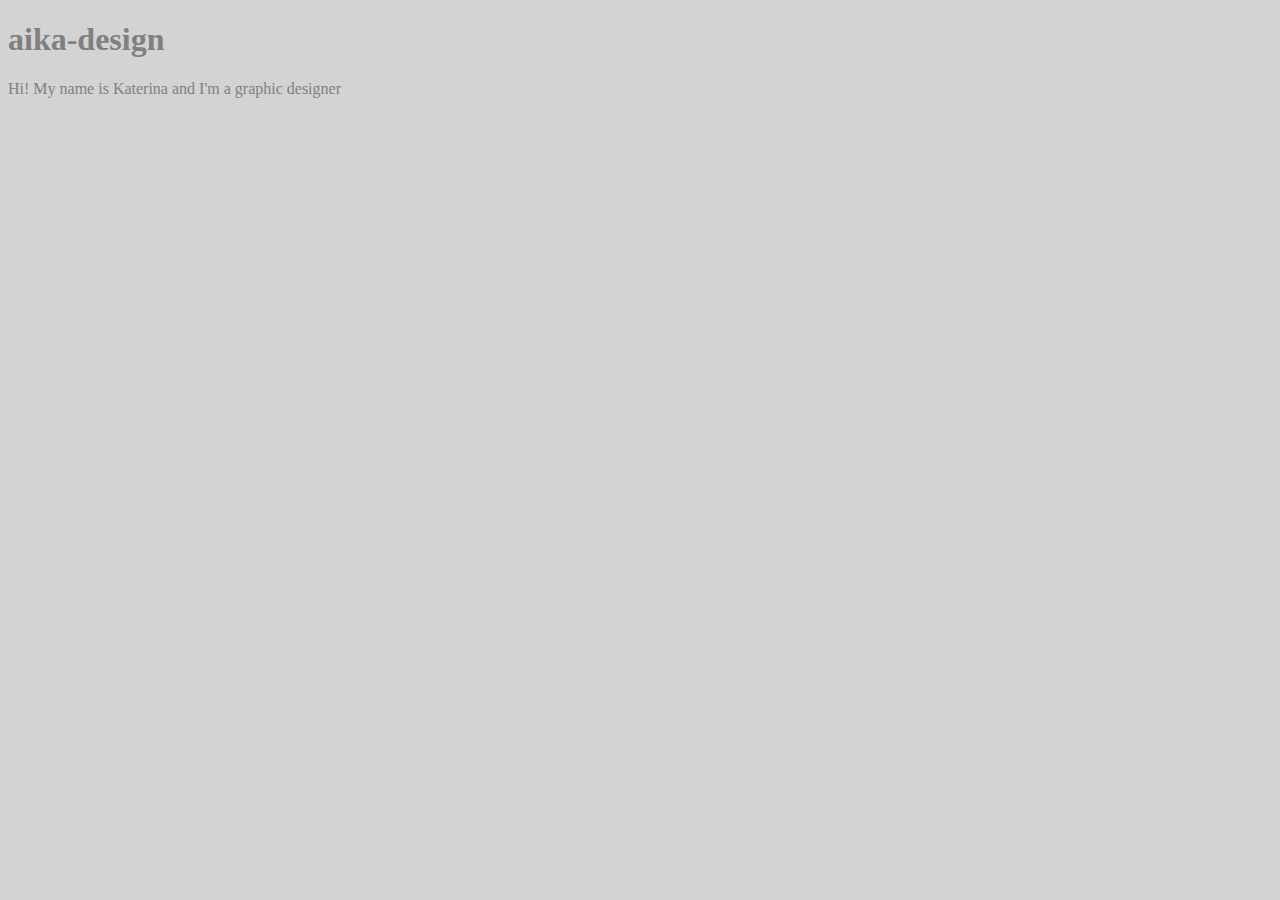
<file: unit_1/index.html>
<!DOCTYPE html>
<html>
<head><link rel="stylesheet" type="text/css" href="css/style.css"></head>
<title>aika-design</title>
<body><h1>aika-design</h1><p>Hi! My name is Katerina and I'm a graphic designer</p></body>
</html>
</file>
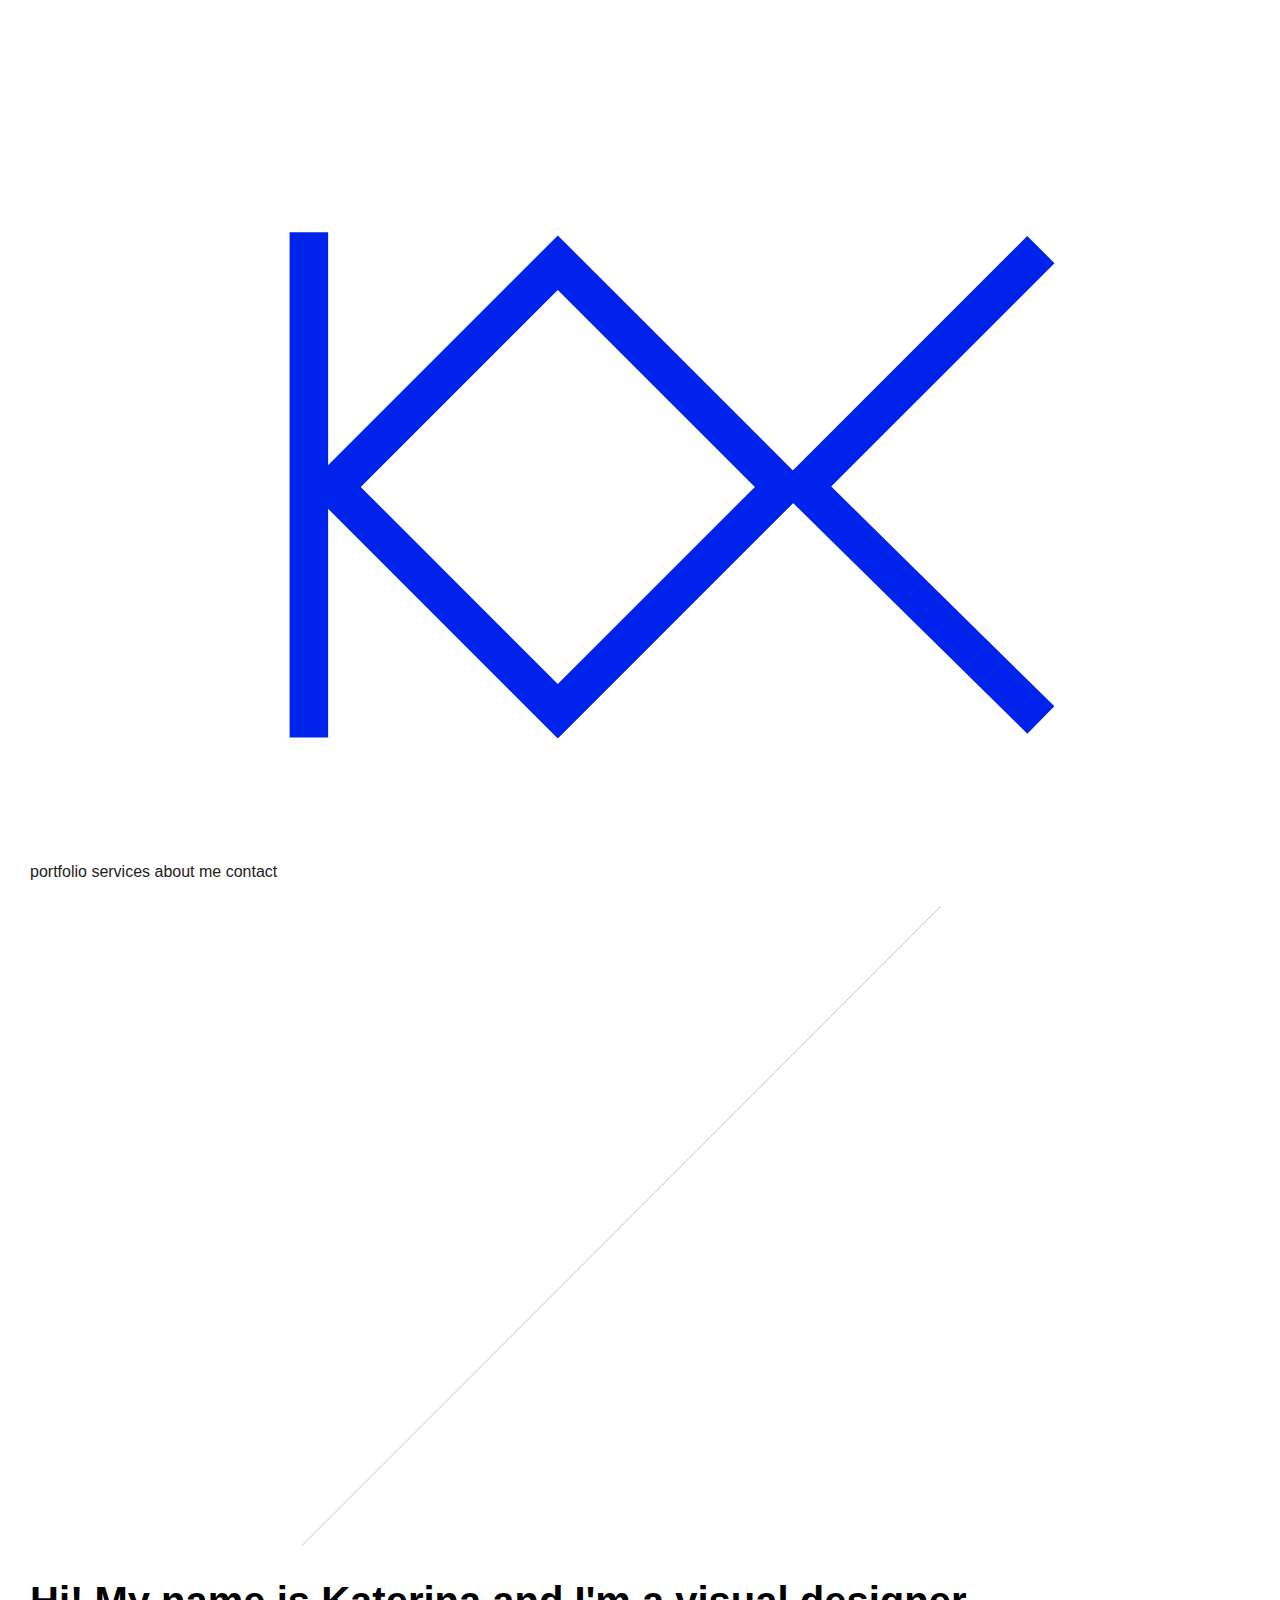
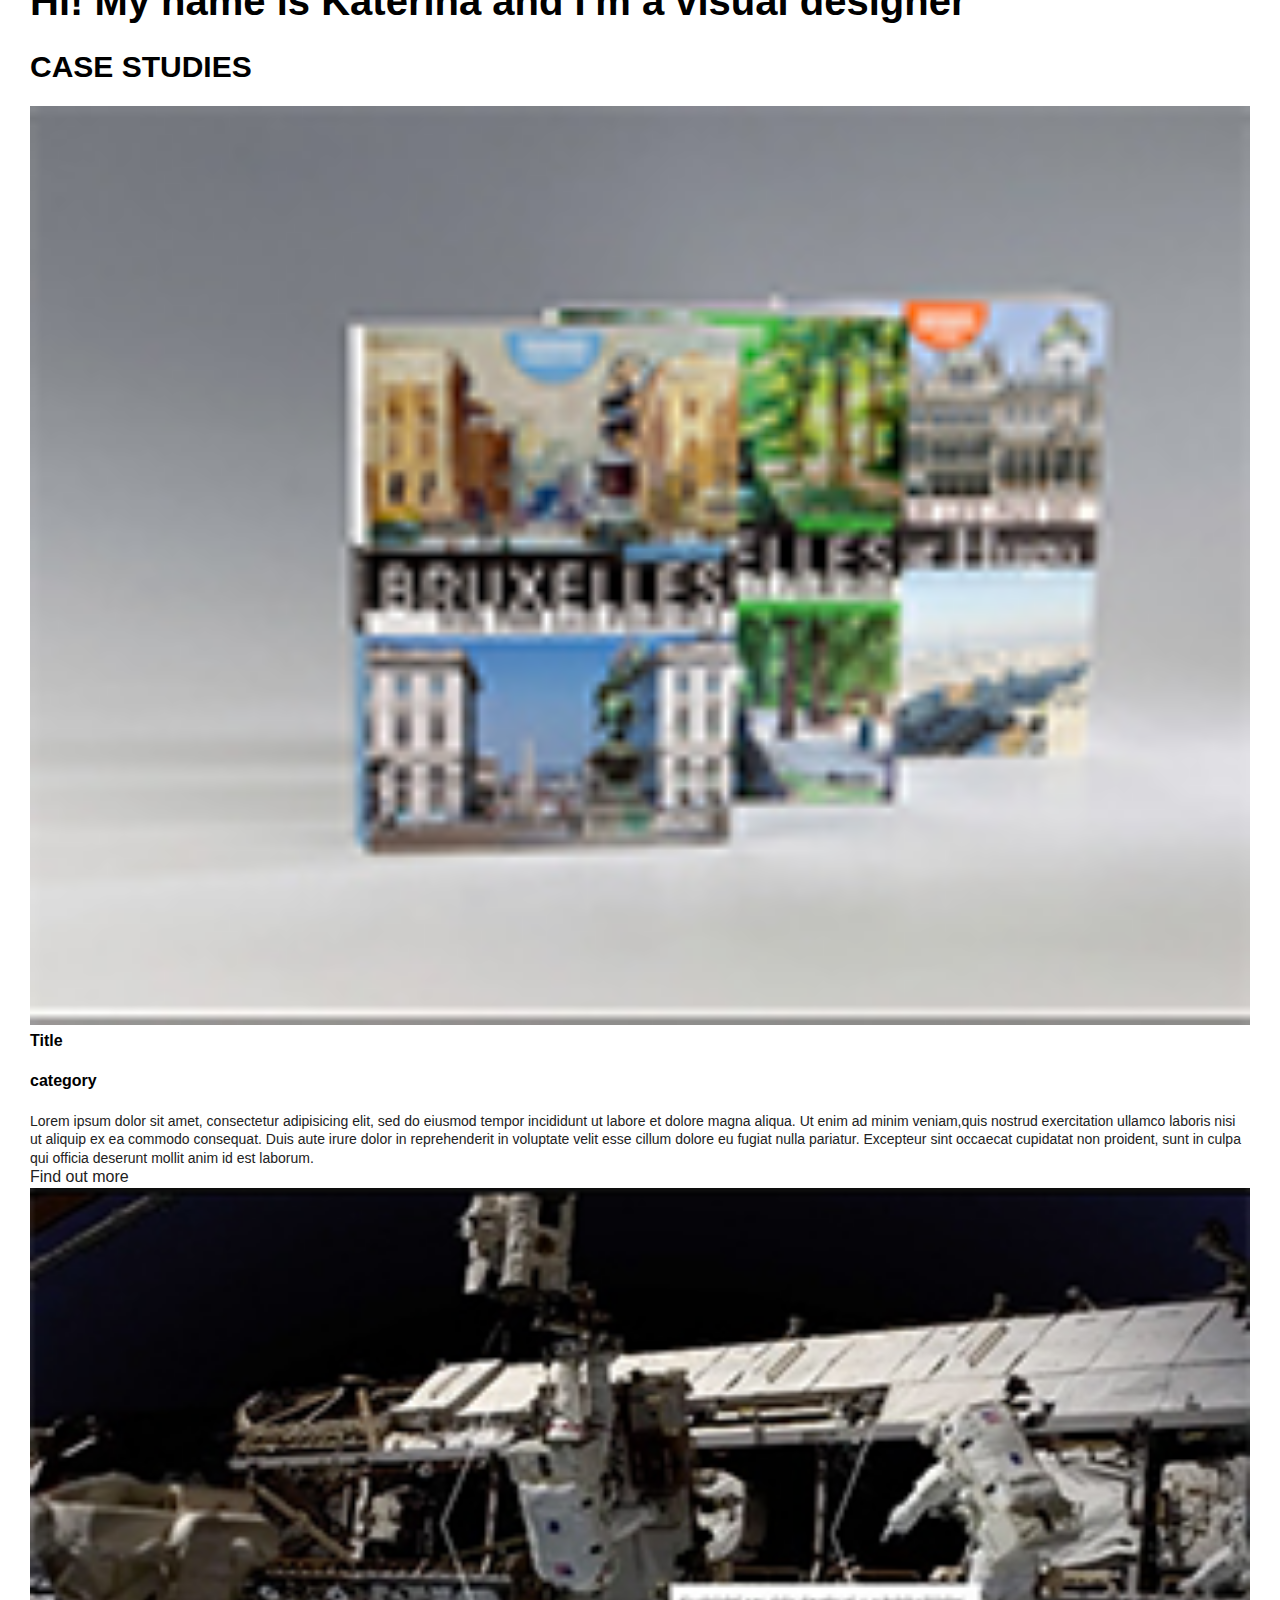
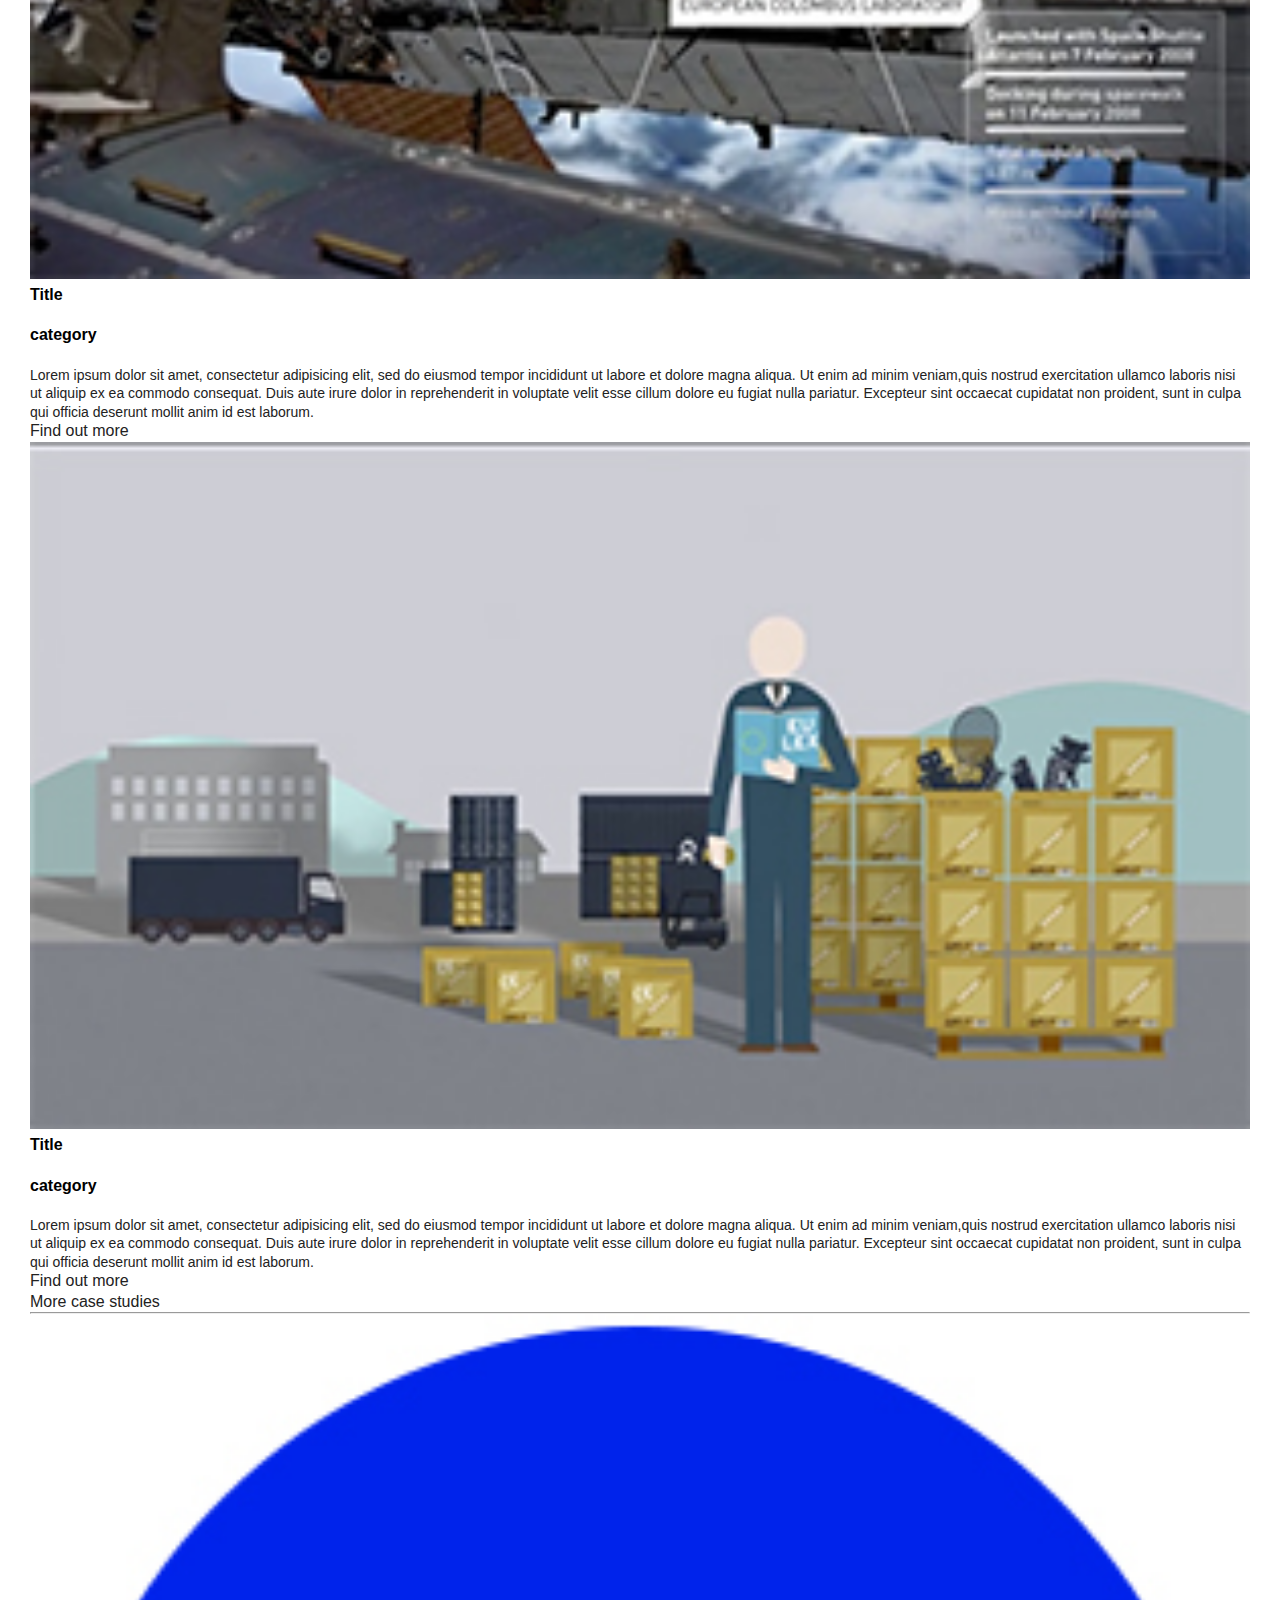
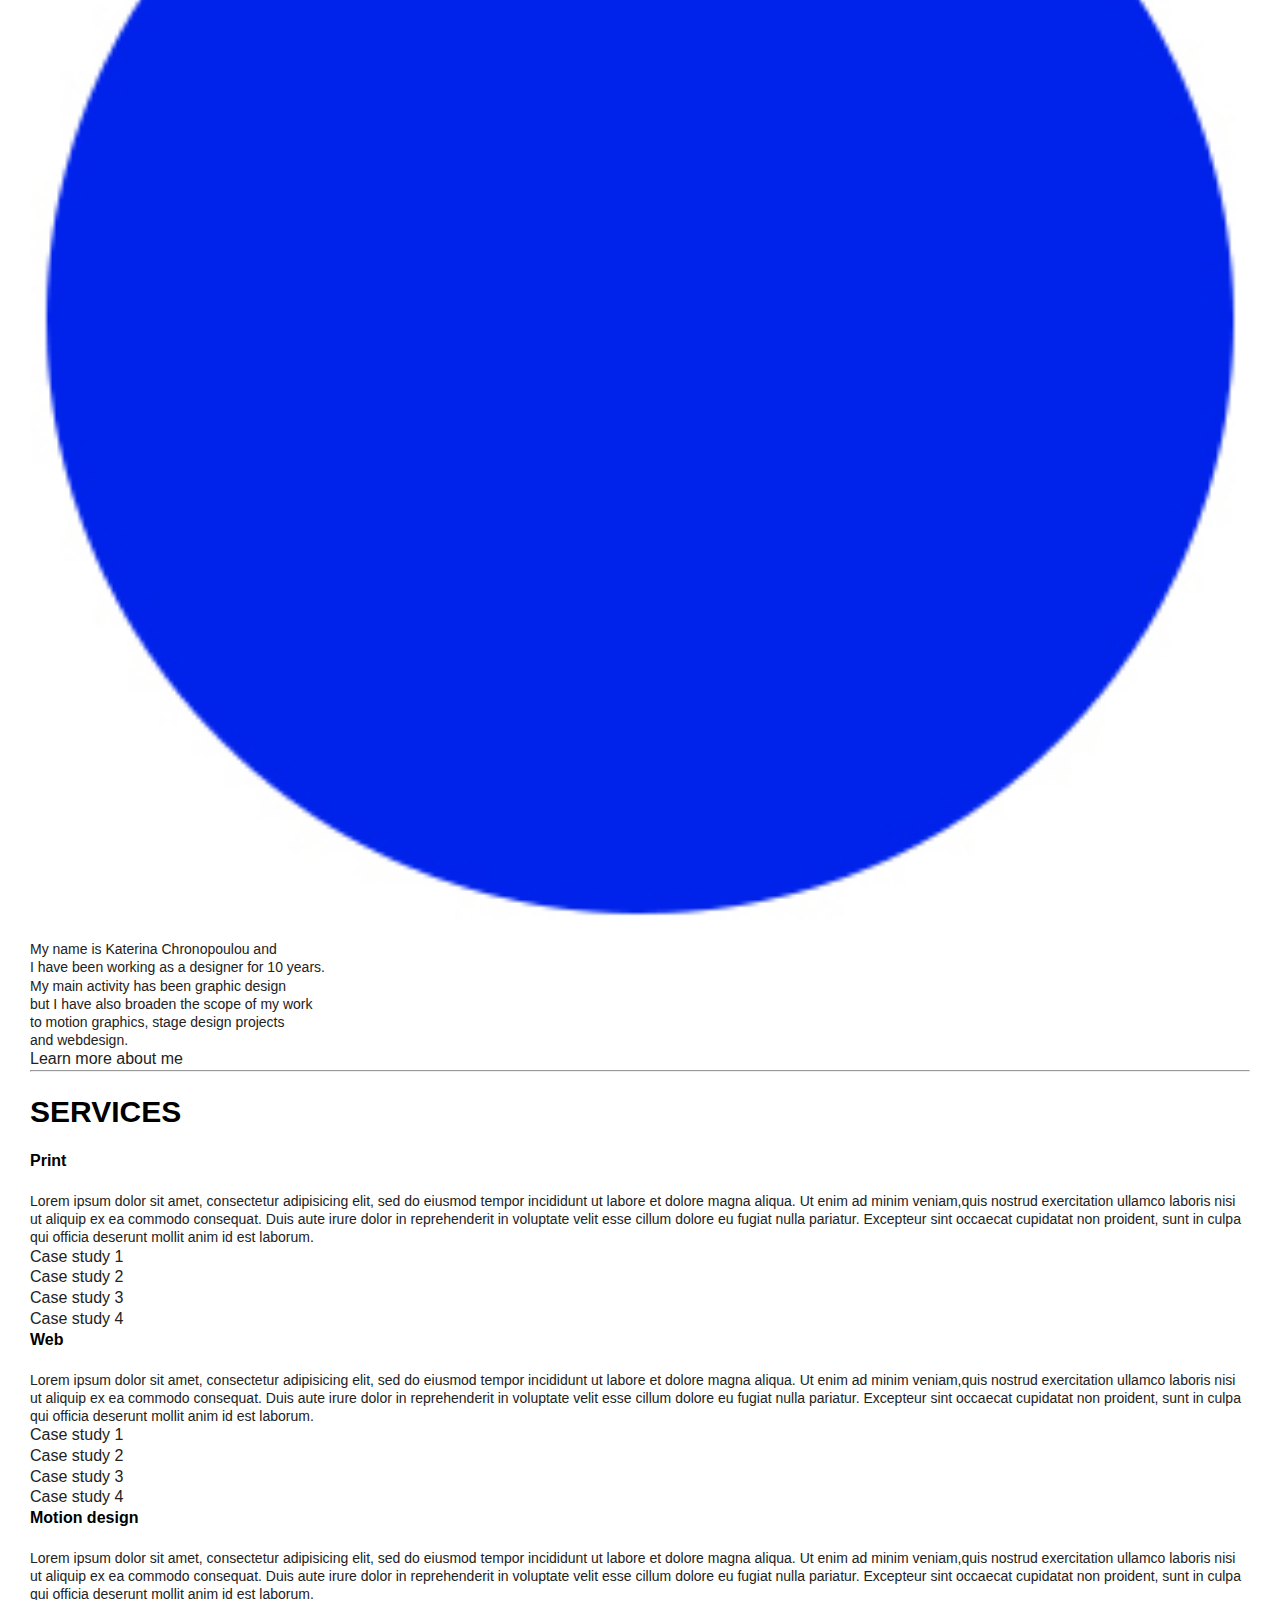
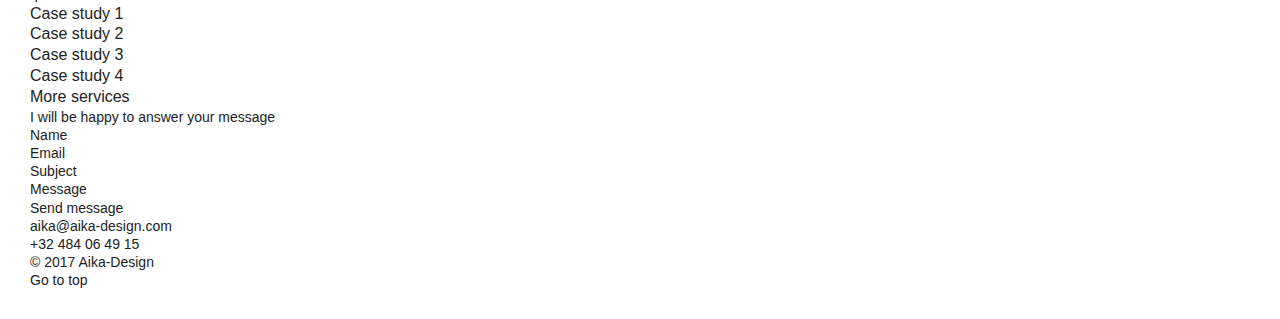
<file: unit_3/index.html>
<!DOCTYPE html>
<html>
<head>
	<title>aika-design</title>
	<link rel="stylesheet" type="text/css" href="css/style.css">
</head>
<body>
	<header>
		<a href="#"><img src="images/00_logo_aika.svg" alt="logo of aika-design" title="aika-design"></a>
		<nav>
			<a href="#">portfolio</a>
			<a href="#">services</a>
			<a href="#">about me</a>
			<a href="#">contact</a>
		</nav>
	</header>
<main>
	<img src="images/stroke.jpg" alt="background image grey stroke" title="light grey stroke"
	<div id="intro">
		<h1>Hi! My name is Katerina and I'm a visual designer</h1>
	</div>
	

	<section id="casestudies">
		<h2>Case studies</h2>
		<article>
			<a href="#"><img src="images/Bruxelles_vue_peintres.jpg" alt="picture of Brussels touristic guide" title="Bruxelles vue par les peintres"></a>
			<h3>Title</h3>
			<h4><a href="#">category</a></h4>
			<p>Lorem ipsum dolor sit amet, consectetur adipisicing elit, sed do eiusmod
			tempor incididunt ut labore et dolore magna aliqua. Ut enim ad minim veniam,quis nostrud exercitation ullamco laboris nisi ut aliquip ex ea commodo consequat. Duis aute irure dolor in reprehenderit in voluptate velit esse cillum dolore eu fugiat nulla pariatur. Excepteur sint occaecat cupidatat non proident, sunt in culpa qui officia deserunt mollit anim id est laborum.</p>
			<a href="#">Find out more</a>
		</article>
		<article>
			<a href="#"><img src="images/EASA.jpg" alt="EASA video picture " title="motion design EASA"></a>
			<h3>Title</h3>
			<h4><a href="#">category</a></h4>
			<p>Lorem ipsum dolor sit amet, consectetur adipisicing elit, sed do eiusmod
			tempor incididunt ut labore et dolore magna aliqua. Ut enim ad minim veniam,quis nostrud exercitation ullamco laboris nisi ut aliquip ex ea commodo consequat. Duis aute irure dolor in reprehenderit in voluptate velit esse cillum dolore eu fugiat nulla pariatur. Excepteur sint occaecat cupidatat non proident, sunt in culpa qui officia deserunt mollit anim id est laborum.</p>
			<a href="#">Find out more</a>
		</article>
		<article>
			<a href="#"><img src="images/TAIEX.jpg" alt="TAIEX video picture" title="motion design TAIEX"></a>
			<h3>Title</h3>
			<h4><a href="#">category</a></h4>
			<p>Lorem ipsum dolor sit amet, consectetur adipisicing elit, sed do eiusmod
			tempor incididunt ut labore et dolore magna aliqua. Ut enim ad minim veniam,quis nostrud exercitation ullamco laboris nisi ut aliquip ex ea commodo consequat. Duis aute irure dolor in reprehenderit in voluptate velit esse cillum dolore eu fugiat nulla pariatur. Excepteur sint occaecat cupidatat non proident, sunt in culpa qui officia deserunt mollit anim id est laborum.</p>
			<a href="#">Find out more</a>
		</article>
		<a href="#" class="cta">More case studies</a>
	</section>
	<hr>
	

	<section id="about">
		<img src="images/portrait.jpg" alt="portrait of Katerina" title="Katerina Chronopoulou visual designer">
		<p>My name is Katerina Chronopoulou and <br>
			I have been working as a designer for 10 years. <br>
			My main activity has been graphic design <br>
			but I have also broaden the scope of my work <br>
			to motion graphics, stage design projects <br>
			and webdesign.</p>
		<a href="#">Learn more about me</a>
		<hr>
	

	</section>
		<section id="services">
		<h2>Services</h2>
		<article>
			<h3>Print</h3>
			<p>Lorem ipsum dolor sit amet, consectetur adipisicing elit, sed do eiusmod
			tempor incididunt ut labore et dolore magna aliqua. Ut enim ad minim veniam,quis nostrud exercitation ullamco laboris nisi ut aliquip ex ea commodo consequat. Duis aute irure dolor in reprehenderit in voluptate velit esse cillum dolore eu fugiat nulla pariatur. Excepteur sint occaecat cupidatat non proident, sunt in culpa qui officia deserunt mollit anim id est laborum.</p>
			<a href="#">Case study 1</a><br>
			<a href="#">Case study 2</a><br>
			<a href="#">Case study 3</a><br>
			<a href="#">Case study 4</a>
		</article>
			<article>
			<h3>Web</h3>
			<p>Lorem ipsum dolor sit amet, consectetur adipisicing elit, sed do eiusmod
			tempor incididunt ut labore et dolore magna aliqua. Ut enim ad minim veniam,quis nostrud exercitation ullamco laboris nisi ut aliquip ex ea commodo consequat. Duis aute irure dolor in reprehenderit in voluptate velit esse cillum dolore eu fugiat nulla pariatur. Excepteur sint occaecat cupidatat non proident, sunt in culpa qui officia deserunt mollit anim id est laborum.</p>
			<a href="#">Case study 1</a><br>
			<a href="#">Case study 2</a><br>
			<a href="#">Case study 3</a><br>
			<a href="#">Case study 4</a>
		</article>
			<article>
			<h3>Motion design</h3>
			<p>Lorem ipsum dolor sit amet, consectetur adipisicing elit, sed do eiusmod
			tempor incididunt ut labore et dolore magna aliqua. Ut enim ad minim veniam,quis nostrud exercitation ullamco laboris nisi ut aliquip ex ea commodo consequat. Duis aute irure dolor in reprehenderit in voluptate velit esse cillum dolore eu fugiat nulla pariatur. Excepteur sint occaecat cupidatat non proident, sunt in culpa qui officia deserunt mollit anim id est laborum.</p>
			<a href="#">Case study 1</a><br>
			<a href="#">Case study 2</a><br>
			<a href="#">Case study 3</a><br>
			<a href="#">Case study 4</a>
		</article>

		<a href="#" class="cta">More services</a>
		

		<section id="contact">
		<p>I will be happy to answer your message <br>
			Name <br>
			Email <br>
			Subject <br>
			Message <br>
		<a href="#" class="cta">Send message</a>
		</section>
		

		<footer id="footer">
		<p><a href="mailto:aika@aika-design.com">aika@aika-design.com</a> <br>
		+32 484 06 49 15 <br>
		© 2017 Aika-Design </p>
		</footer>

		<p><a href="#">Go to top</a></p>
	</main>


</body>
</html>
</file>
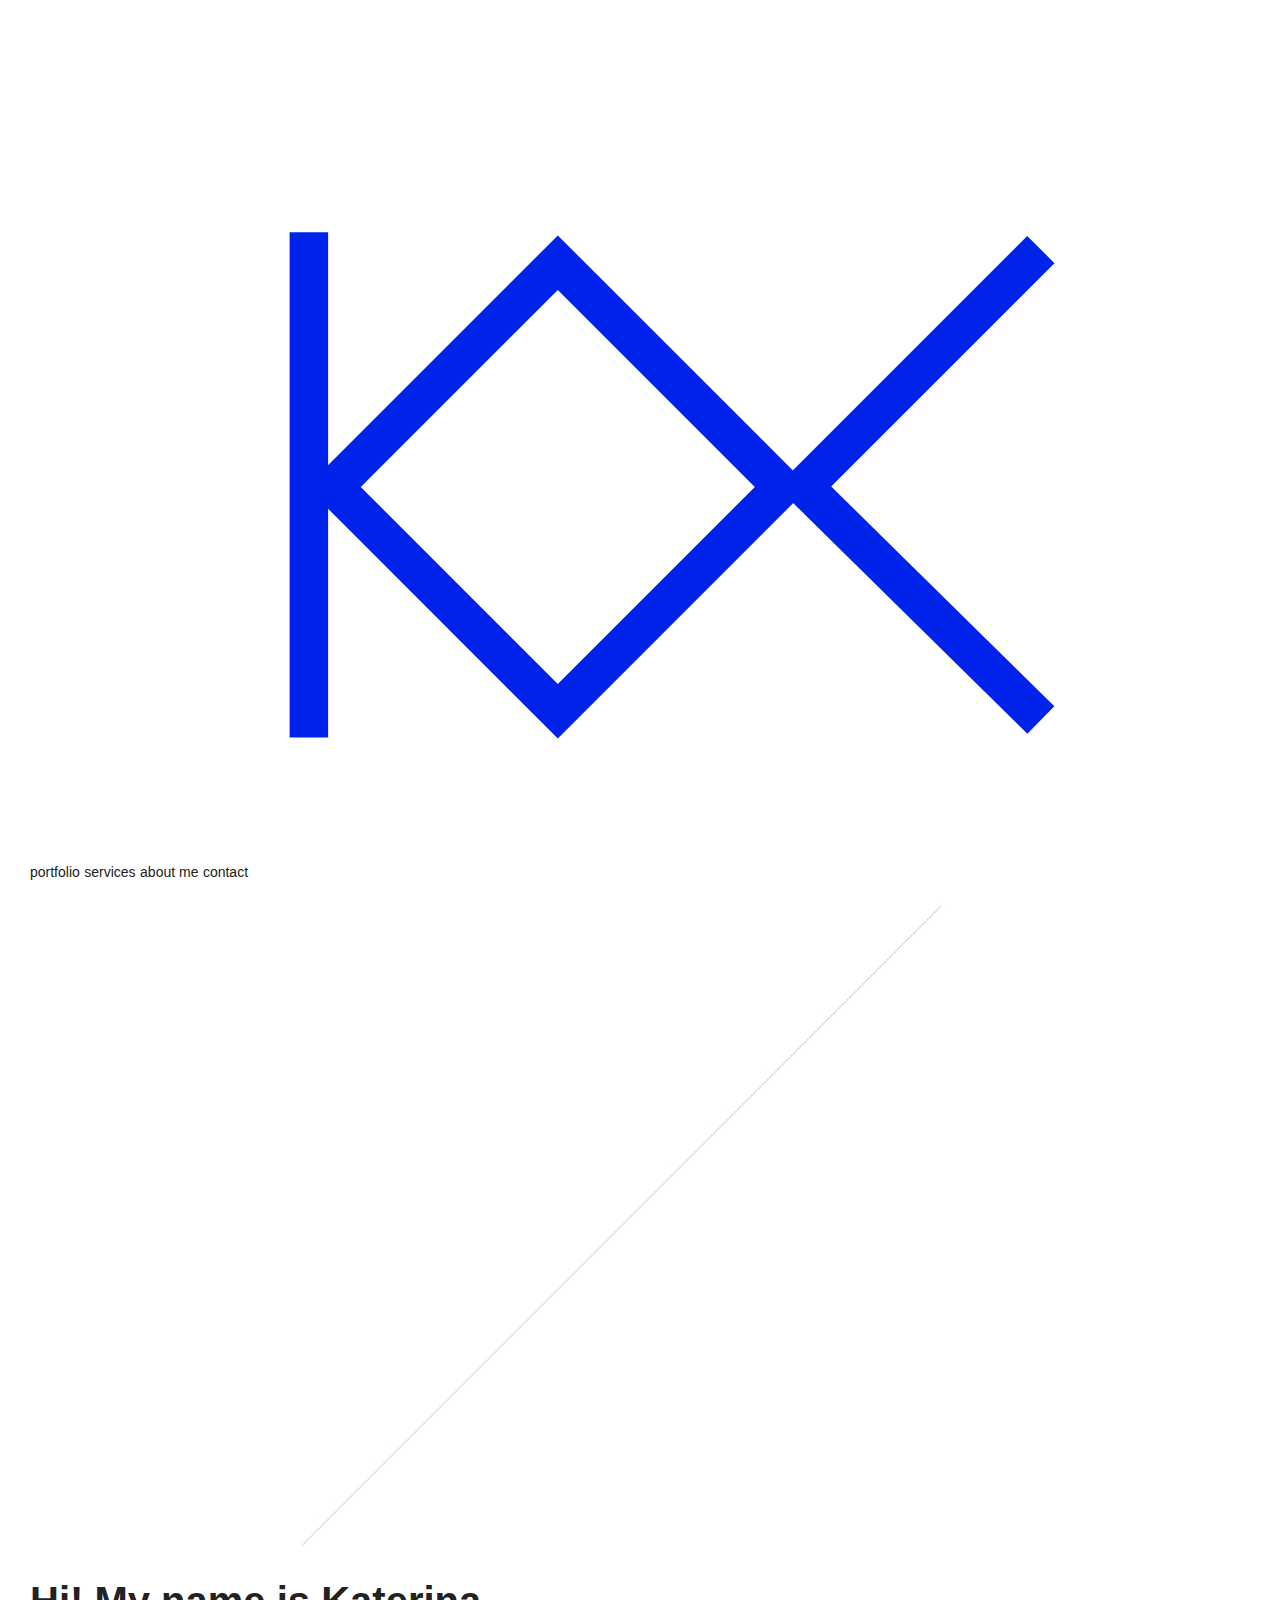
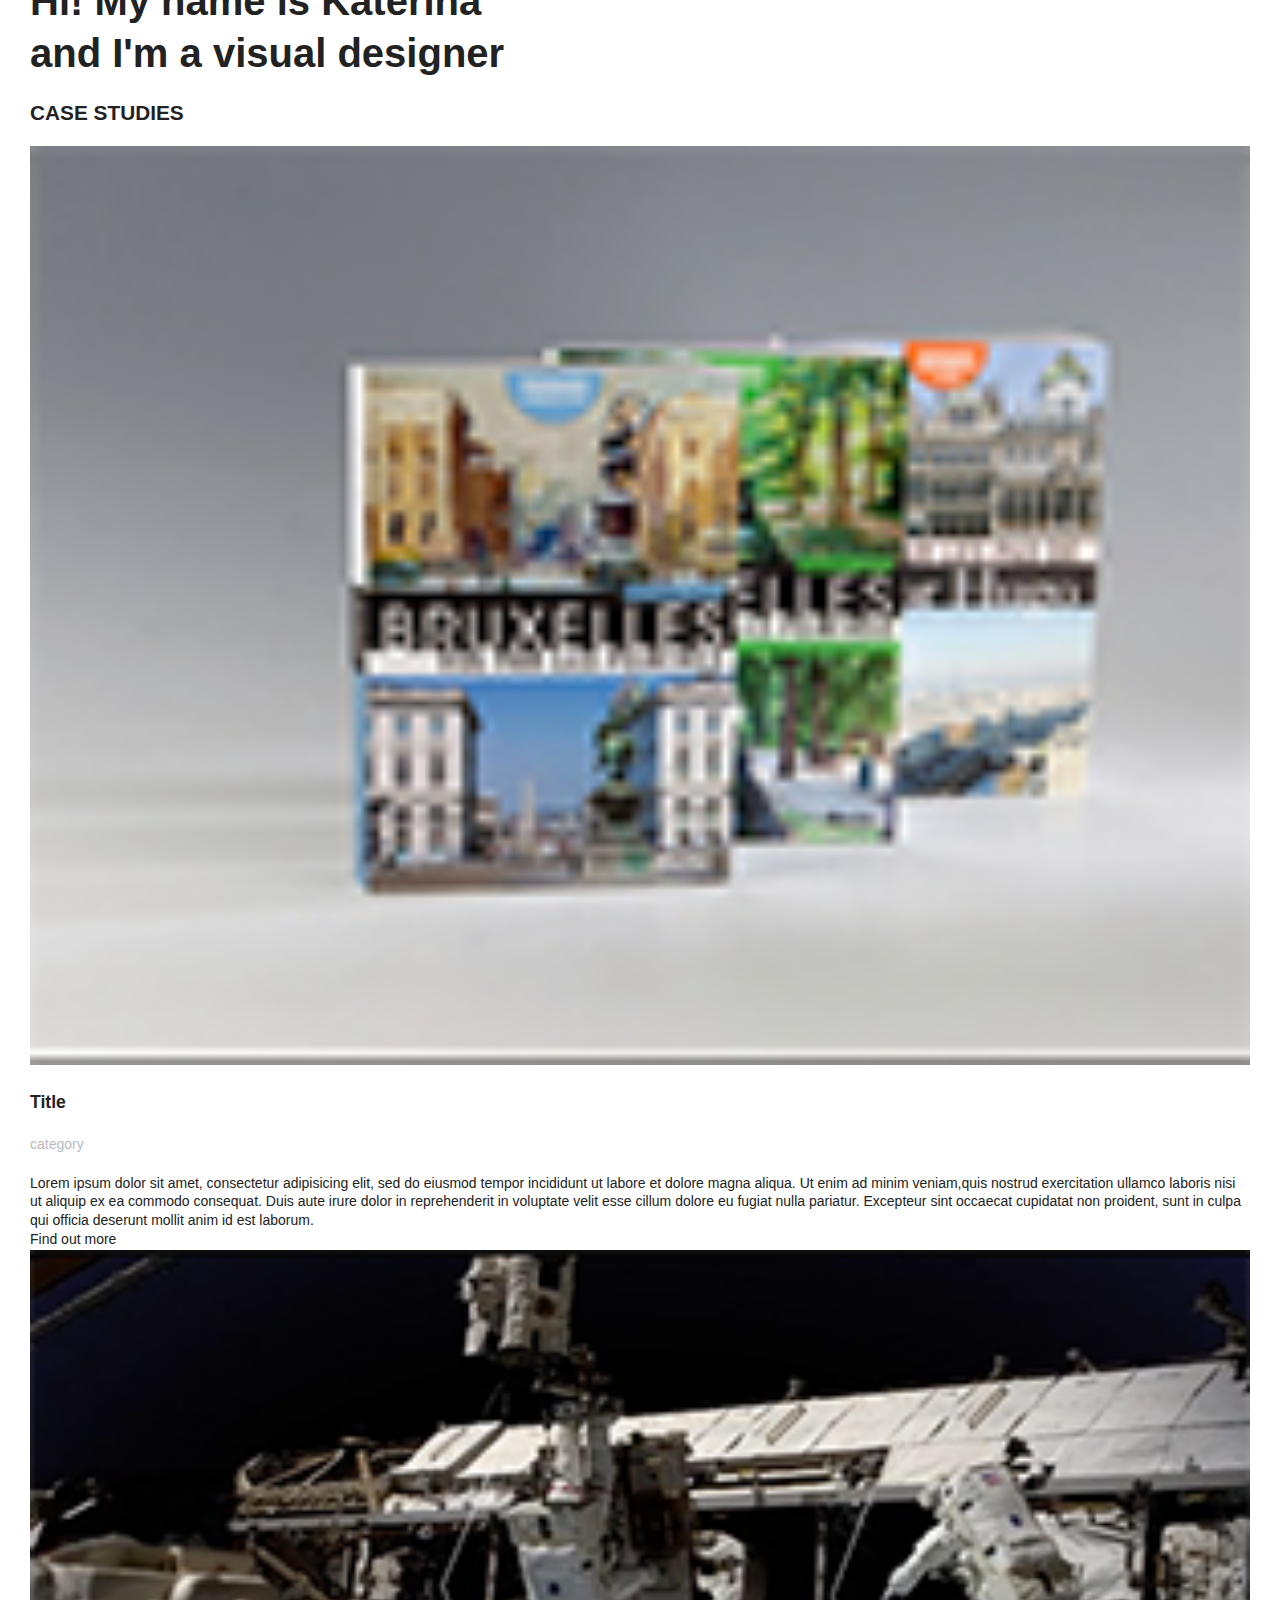
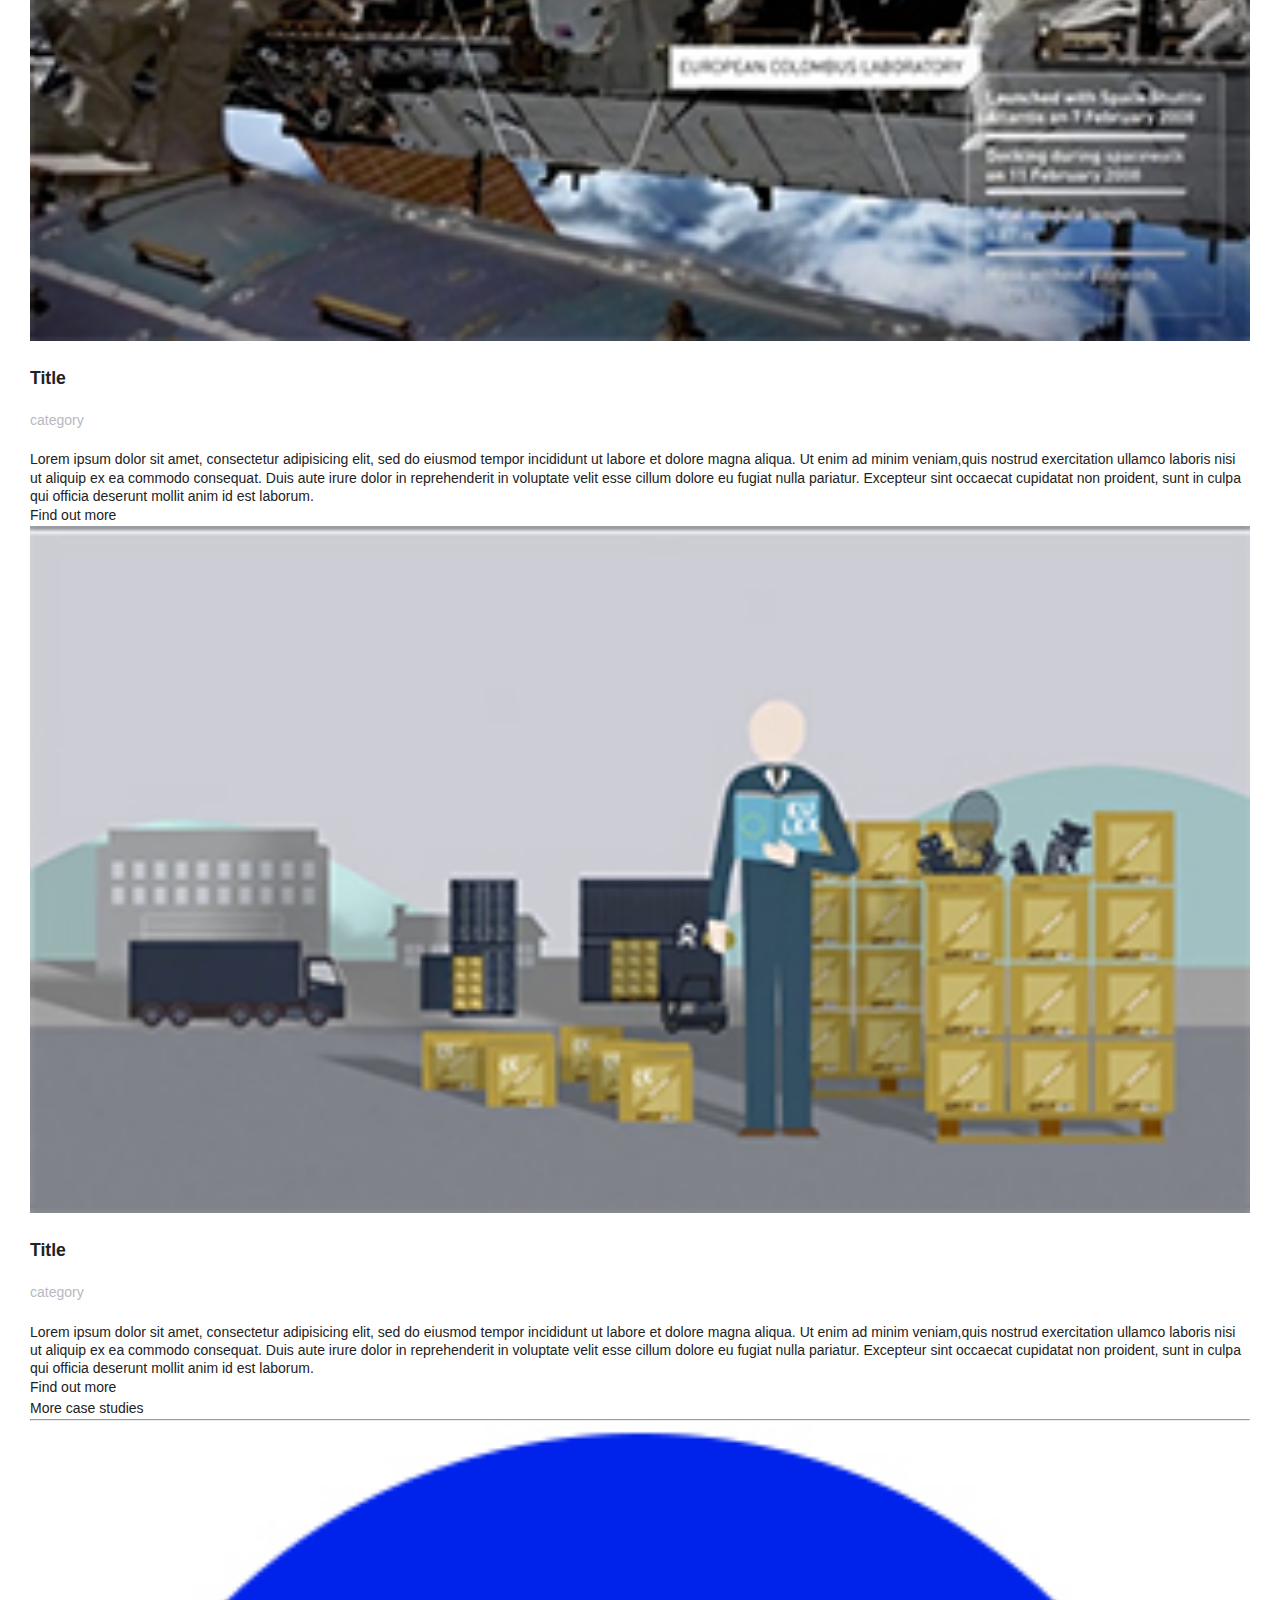
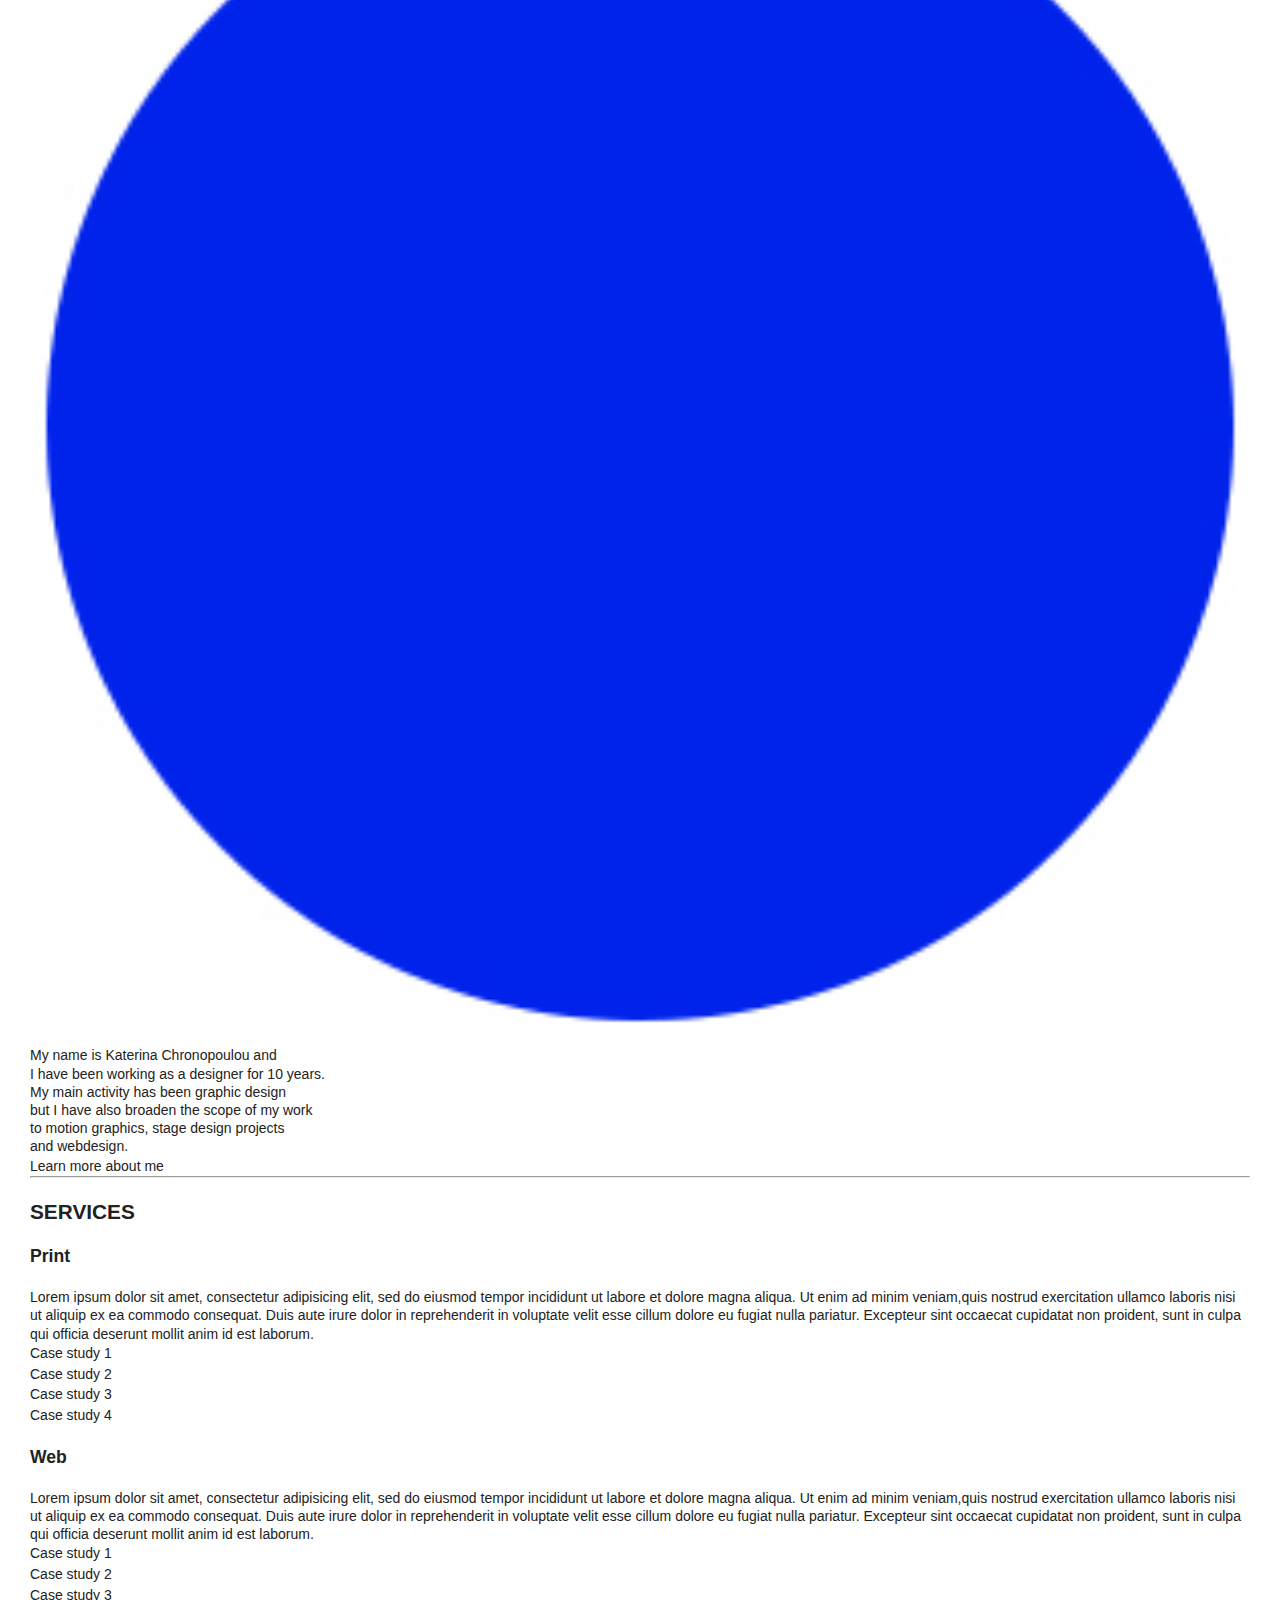
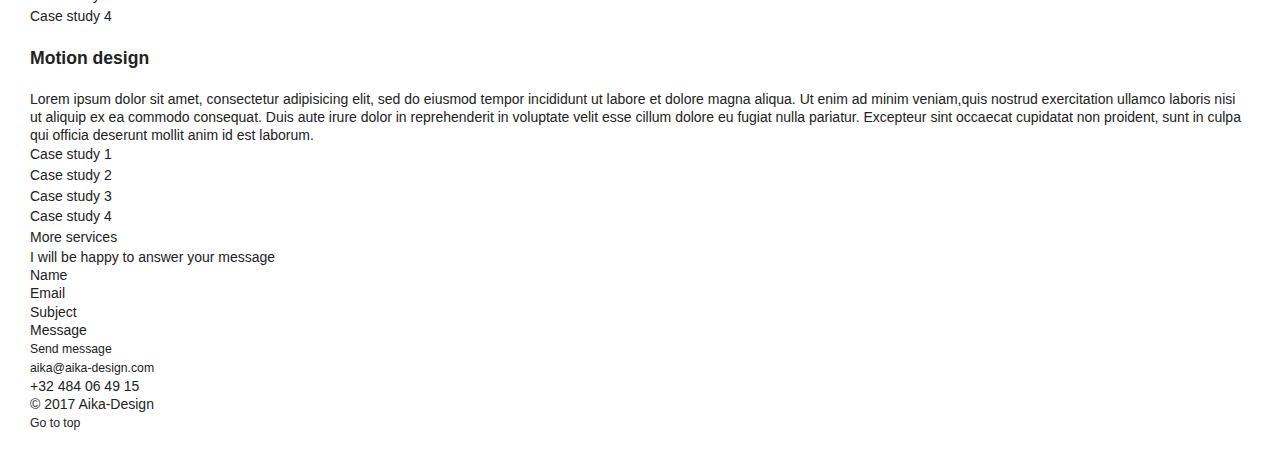
<file: unit_4/index.html>
<!DOCTYPE html>
<html>
<head>
	<title>aika-design</title>
	<link rel="stylesheet" type="text/css" href="css/style.css">
</head>
<body>
	<header>
		<a href="#"><img src="images/00_logo_aika.svg" alt="logo of aika-design" title="aika-design"></a>
		<nav>
			<a href="#">portfolio</a>
			<a href="#">services</a>
			<a href="#">about me</a>
			<a href="#">contact</a>
		</nav>
	</header>
<main>
	<img src="images/stroke.jpg" alt="background image grey stroke" title="light grey stroke"
	<div id="intro">
		<h1>Hi! My name is Katerina<br>
			and I'm a visual designer
		</h1>
	</div>
	

	<section id="casestudies">
		<h2>Case studies</h2>
		<article>
			<a href="#"><img src="images/Bruxelles_vue_peintres.jpg" alt="picture of Brussels touristic guide" title="Bruxelles vue par les peintres"></a>
			<h3>Title</h3>
			<h4><a href="#">category</a></h4>
			<p>Lorem ipsum dolor sit amet, consectetur adipisicing elit, sed do eiusmod
			tempor incididunt ut labore et dolore magna aliqua. Ut enim ad minim veniam,quis nostrud exercitation ullamco laboris nisi ut aliquip ex ea commodo consequat. Duis aute irure dolor in reprehenderit in voluptate velit esse cillum dolore eu fugiat nulla pariatur. Excepteur sint occaecat cupidatat non proident, sunt in culpa qui officia deserunt mollit anim id est laborum.</p>
			<a href="#">Find out more</a>
		</article>
		<article>
			<a href="#"><img src="images/EASA.jpg" alt="EASA video picture " title="motion design EASA"></a>
			<h3>Title</h3>
			<h4><a href="#">category</a></h4>
			<p>Lorem ipsum dolor sit amet, consectetur adipisicing elit, sed do eiusmod
			tempor incididunt ut labore et dolore magna aliqua. Ut enim ad minim veniam,quis nostrud exercitation ullamco laboris nisi ut aliquip ex ea commodo consequat. Duis aute irure dolor in reprehenderit in voluptate velit esse cillum dolore eu fugiat nulla pariatur. Excepteur sint occaecat cupidatat non proident, sunt in culpa qui officia deserunt mollit anim id est laborum.</p>
			<a href="#">Find out more</a>
		</article>
		<article>
			<a href="#"><img src="images/TAIEX.jpg" alt="TAIEX video picture" title="motion design TAIEX"></a>
			<h3>Title</h3>
			<h4><a href="#">category</a></h4>
			<p>Lorem ipsum dolor sit amet, consectetur adipisicing elit, sed do eiusmod
			tempor incididunt ut labore et dolore magna aliqua. Ut enim ad minim veniam,quis nostrud exercitation ullamco laboris nisi ut aliquip ex ea commodo consequat. Duis aute irure dolor in reprehenderit in voluptate velit esse cillum dolore eu fugiat nulla pariatur. Excepteur sint occaecat cupidatat non proident, sunt in culpa qui officia deserunt mollit anim id est laborum.</p>
			<a href="#">Find out more</a>
		</article>
		<a href="#" class="cta">More case studies</a>
	</section>
	<hr>
	

	<section id="about">
		<img src="images/portrait.jpg" alt="portrait of Katerina" title="Katerina Chronopoulou visual designer">
		<p>My name is Katerina Chronopoulou and <br>
			I have been working as a designer for 10 years. <br>
			My main activity has been graphic design <br>
			but I have also broaden the scope of my work <br>
			to motion graphics, stage design projects <br>
			and webdesign.</p>
		<a href="#">Learn more about me</a>
		<hr>
	

	</section>
		<section id="services">
		<h2>Services</h2>
		<article>
			<h3>Print</h3>
			<p>Lorem ipsum dolor sit amet, consectetur adipisicing elit, sed do eiusmod
			tempor incididunt ut labore et dolore magna aliqua. Ut enim ad minim veniam,quis nostrud exercitation ullamco laboris nisi ut aliquip ex ea commodo consequat. Duis aute irure dolor in reprehenderit in voluptate velit esse cillum dolore eu fugiat nulla pariatur. Excepteur sint occaecat cupidatat non proident, sunt in culpa qui officia deserunt mollit anim id est laborum.</p>
			<a href="#">Case study 1</a><br>
			<a href="#">Case study 2</a><br>
			<a href="#">Case study 3</a><br>
			<a href="#">Case study 4</a>
		</article>
			<article>
			<h3>Web</h3>
			<p>Lorem ipsum dolor sit amet, consectetur adipisicing elit, sed do eiusmod
			tempor incididunt ut labore et dolore magna aliqua. Ut enim ad minim veniam,quis nostrud exercitation ullamco laboris nisi ut aliquip ex ea commodo consequat. Duis aute irure dolor in reprehenderit in voluptate velit esse cillum dolore eu fugiat nulla pariatur. Excepteur sint occaecat cupidatat non proident, sunt in culpa qui officia deserunt mollit anim id est laborum.</p>
			<a href="#">Case study 1</a><br>
			<a href="#">Case study 2</a><br>
			<a href="#">Case study 3</a><br>
			<a href="#">Case study 4</a>
		</article>
			<article>
			<h3>Motion design</h3>
			<p>Lorem ipsum dolor sit amet, consectetur adipisicing elit, sed do eiusmod
			tempor incididunt ut labore et dolore magna aliqua. Ut enim ad minim veniam,quis nostrud exercitation ullamco laboris nisi ut aliquip ex ea commodo consequat. Duis aute irure dolor in reprehenderit in voluptate velit esse cillum dolore eu fugiat nulla pariatur. Excepteur sint occaecat cupidatat non proident, sunt in culpa qui officia deserunt mollit anim id est laborum.</p>
			<a href="#">Case study 1</a><br>
			<a href="#">Case study 2</a><br>
			<a href="#">Case study 3</a><br>
			<a href="#">Case study 4</a>
		</article>

		<a href="#" class="cta">More services</a>
		

		<section id="contact">
		<p>I will be happy to answer your message <br>
			Name <br>
			Email <br>
			Subject <br>
			Message <br>
		<a href="#" class="cta">Send message</a>
		</section>
		

		<footer id="footer">
		<p><a href="mailto:aika@aika-design.com">aika@aika-design.com</a> <br>
		+32 484 06 49 15<br>
		© 2017 Aika-Design </p>
		</footer>

		<p><a href="#">Go to top</a></p>
	</main>


</body>
</html>
</file>
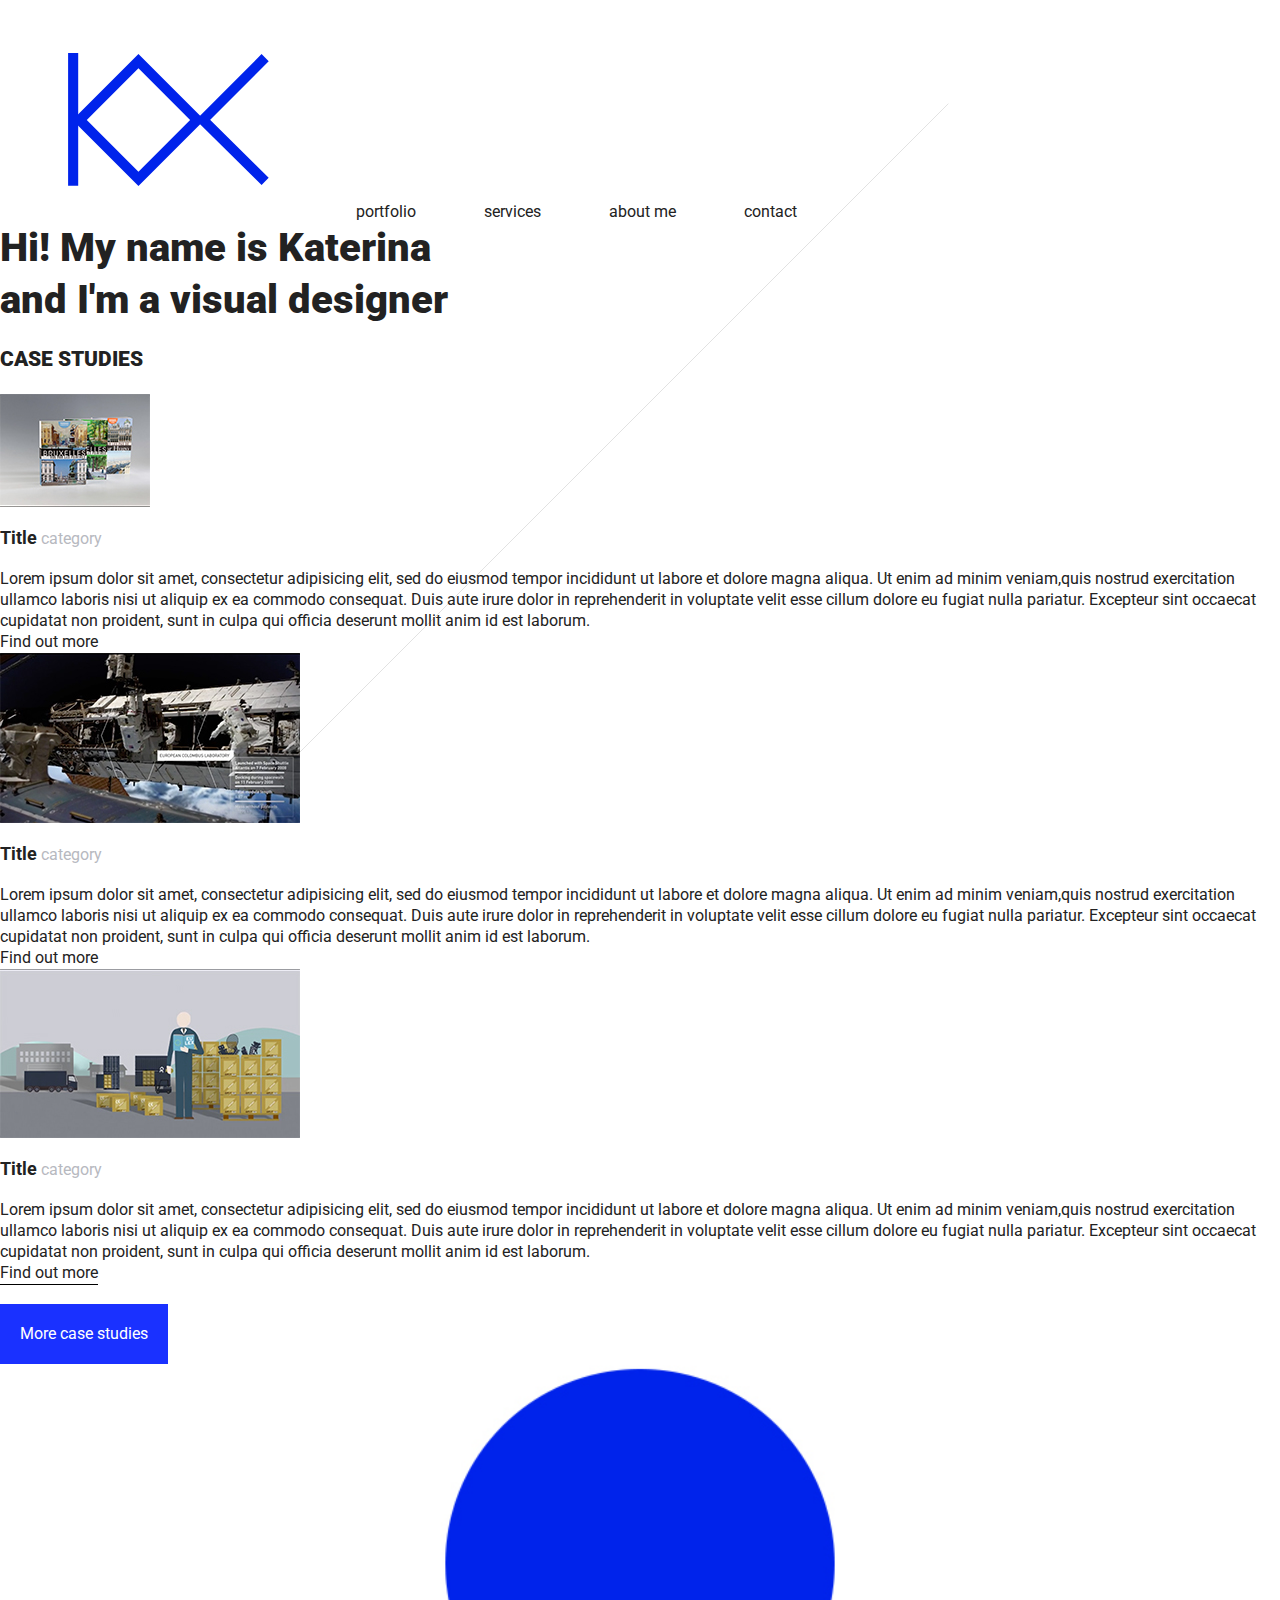
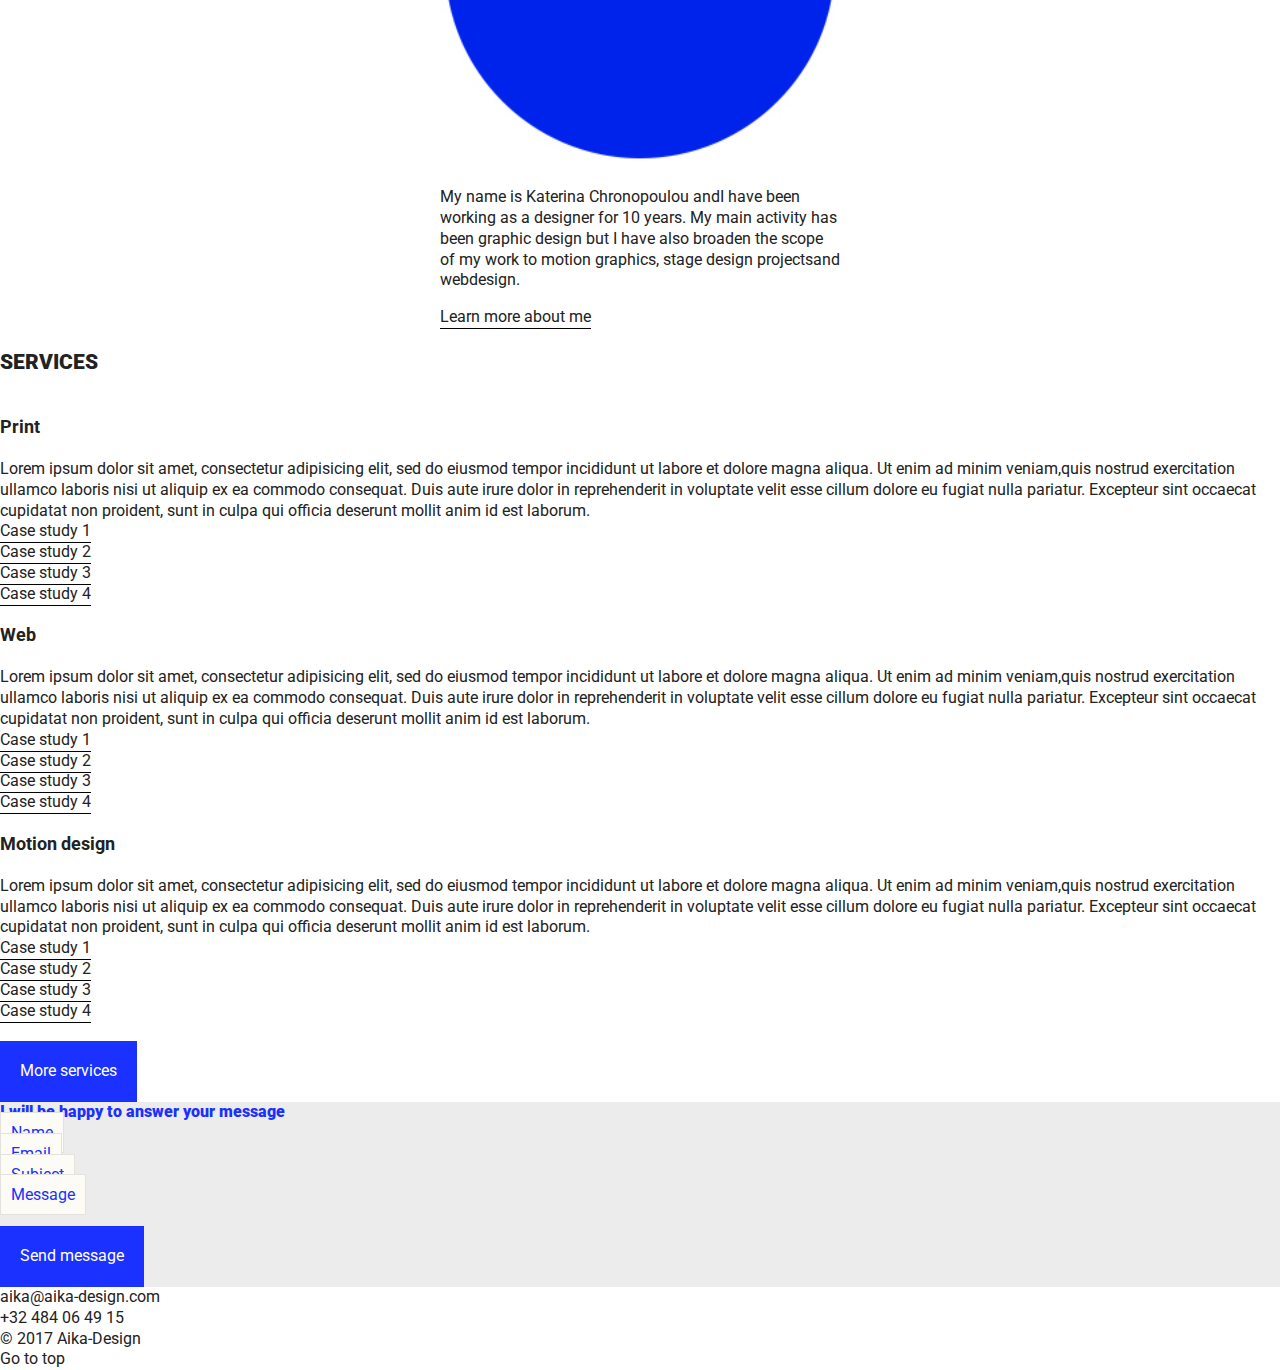
<file: unit_5/index.html>
<!DOCTYPE html>
<html>
<head>
	<title>aika-design</title>
	<link rel="stylesheet" type="text/css" href="css/style.css">
</head>
<body>
	<header>
		<a href="#"><img src="images/00_logo_aika.svg" alt="logo of aika-design" title="aika-design"></a>
		<nav>
			<a class="navlinks" href="#">portfolio</a>
			<a class="navlinks" href="#">services</a>
			<a class="navlinks" href="#">about me</a>
			<a class="navlinks" href="#">contact</a>
		</nav>
	</header>
	
	<div id="intro">
		<h1>Hi! My name is Katerina<br>
			and I'm a visual designer
		</h1>
	</div>

<main>	

	<section id="casestudies">
		<h2>Case studies</h2>
		<article>
			<a href="#"><img src="images/Bruxelles_vue_peintres.jpg" alt="picture of Brussels touristic guide" title="Bruxelles vue par les peintres"></a>
			<h3>Title</h3>
			<h4><a href="#">category</a></h4>
			<p>Lorem ipsum dolor sit amet, consectetur adipisicing elit, sed do eiusmod
			tempor incididunt ut labore et dolore magna aliqua. Ut enim ad minim veniam,quis nostrud exercitation ullamco laboris nisi ut aliquip ex ea commodo consequat. Duis aute irure dolor in reprehenderit in voluptate velit esse cillum dolore eu fugiat nulla pariatur. Excepteur sint occaecat cupidatat non proident, sunt in culpa qui officia deserunt mollit anim id est laborum.</p>
			<a class="more" href="#">Find out more</a>
		</article>
		<article>
			<a href="#"><img src="images/EASA.jpg" alt="EASA video picture " title="motion design EASA"></a>
			<h3>Title</h3>
			<h4><a href="#">category</a></h4>
			<p>Lorem ipsum dolor sit amet, consectetur adipisicing elit, sed do eiusmod
			tempor incididunt ut labore et dolore magna aliqua. Ut enim ad minim veniam,quis nostrud exercitation ullamco laboris nisi ut aliquip ex ea commodo consequat. Duis aute irure dolor in reprehenderit in voluptate velit esse cillum dolore eu fugiat nulla pariatur. Excepteur sint occaecat cupidatat non proident, sunt in culpa qui officia deserunt mollit anim id est laborum.</p>
			<a class="more" href="#">Find out more</a>
		</article>
		<article>
			<a href="#"><img src="images/TAIEX.jpg" alt="TAIEX video picture" title="motion design TAIEX"></a>
			<h3>Title</h3>
			<h4><a href="#">category</a></h4>
			<p>Lorem ipsum dolor sit amet, consectetur adipisicing elit, sed do eiusmod
			tempor incididunt ut labore et dolore magna aliqua. Ut enim ad minim veniam,quis nostrud exercitation ullamco laboris nisi ut aliquip ex ea commodo consequat. Duis aute irure dolor in reprehenderit in voluptate velit esse cillum dolore eu fugiat nulla pariatur. Excepteur sint occaecat cupidatat non proident, sunt in culpa qui officia deserunt mollit anim id est laborum.</p>
			<a class="more" href="#">Find out more</a>
		</article>
		<a href="#" class="cta">More case studies</a>
	</section>
	<hr>

	
	<section id="about">
		<img src="images/portrait.jpg" alt="portrait of Katerina" title="Katerina Chronopoulou visual designer">
		<p>My name is Katerina Chronopoulou andI have been working as a designer for 10 years. My main activity has been graphic design but I have also broaden the scope of my work to motion graphics, stage design projectsand webdesign.</p>
		<a class="more" href="#">Learn more about me</a>
		<hr>
	
	</section>

		<section id="services">
		<h2>Services</h2>
		<article>
			<h3>Print</h3>
			<p>Lorem ipsum dolor sit amet, consectetur adipisicing elit, sed do eiusmod
			tempor incididunt ut labore et dolore magna aliqua. Ut enim ad minim veniam,quis nostrud exercitation ullamco laboris nisi ut aliquip ex ea commodo consequat. Duis aute irure dolor in reprehenderit in voluptate velit esse cillum dolore eu fugiat nulla pariatur. Excepteur sint occaecat cupidatat non proident, sunt in culpa qui officia deserunt mollit anim id est laborum.</p>
			<a href="#" class="case">Case study 1</a><br>
			<a href="#" class="case">Case study 2</a><br>
			<a href="#" class="case">Case study 3</a><br>
			<a href="#" class="case">Case study 4</a>
		</article>
			<article>
			<h3>Web</h3>
			<p>Lorem ipsum dolor sit amet, consectetur adipisicing elit, sed do eiusmod
			tempor incididunt ut labore et dolore magna aliqua. Ut enim ad minim veniam,quis nostrud exercitation ullamco laboris nisi ut aliquip ex ea commodo consequat. Duis aute irure dolor in reprehenderit in voluptate velit esse cillum dolore eu fugiat nulla pariatur. Excepteur sint occaecat cupidatat non proident, sunt in culpa qui officia deserunt mollit anim id est laborum.</p>
			<a href="#" class="case">Case study 1</a><br>
			<a href="#" class="case">Case study 2</a><br>
			<a href="#" class="case">Case study 3</a><br>
			<a href="#" class="case">Case study 4</a>
		</article>
			<article>
			<h3>Motion design</h3>
			<p>Lorem ipsum dolor sit amet, consectetur adipisicing elit, sed do eiusmod
			tempor incididunt ut labore et dolore magna aliqua. Ut enim ad minim veniam,quis nostrud exercitation ullamco laboris nisi ut aliquip ex ea commodo consequat. Duis aute irure dolor in reprehenderit in voluptate velit esse cillum dolore eu fugiat nulla pariatur. Excepteur sint occaecat cupidatat non proident, sunt in culpa qui officia deserunt mollit anim id est laborum.</p>
			<a href="#" class="case">Case study 1</a><br>
			<a href="#" class="case">Case study 2</a><br>
			<a href="#" class="case">Case study 3</a><br>
			<a href="#" class="case">Case study 4</a>
		</article>

		<a href="#" class="cta">More services</a>
		

		<section id="contact">
		<p><span>I will be happy to answer your message<span> <br>
			<a href="#" class="contactbox"> Name <br></a>
			<a href="#" class="contactbox">Email <br></a>
			<a href="#" class="contactbox">Subject <br></a>
			<a href="#" class="contactbox">Message <br></a>
		<a href="#" class="cta">Send message</a>
		</section>
		

		<footer id="footer">
		<p><a href="mailto:aika@aika-design.com">aika@aika-design.com</a> <br>
		+32 484 06 49 15<br>
		© 2017 Aika-Design </p>
		</footer>

		<p><a href="#">Go to top</a></p>
	</main>


</body>
</html>
</file>
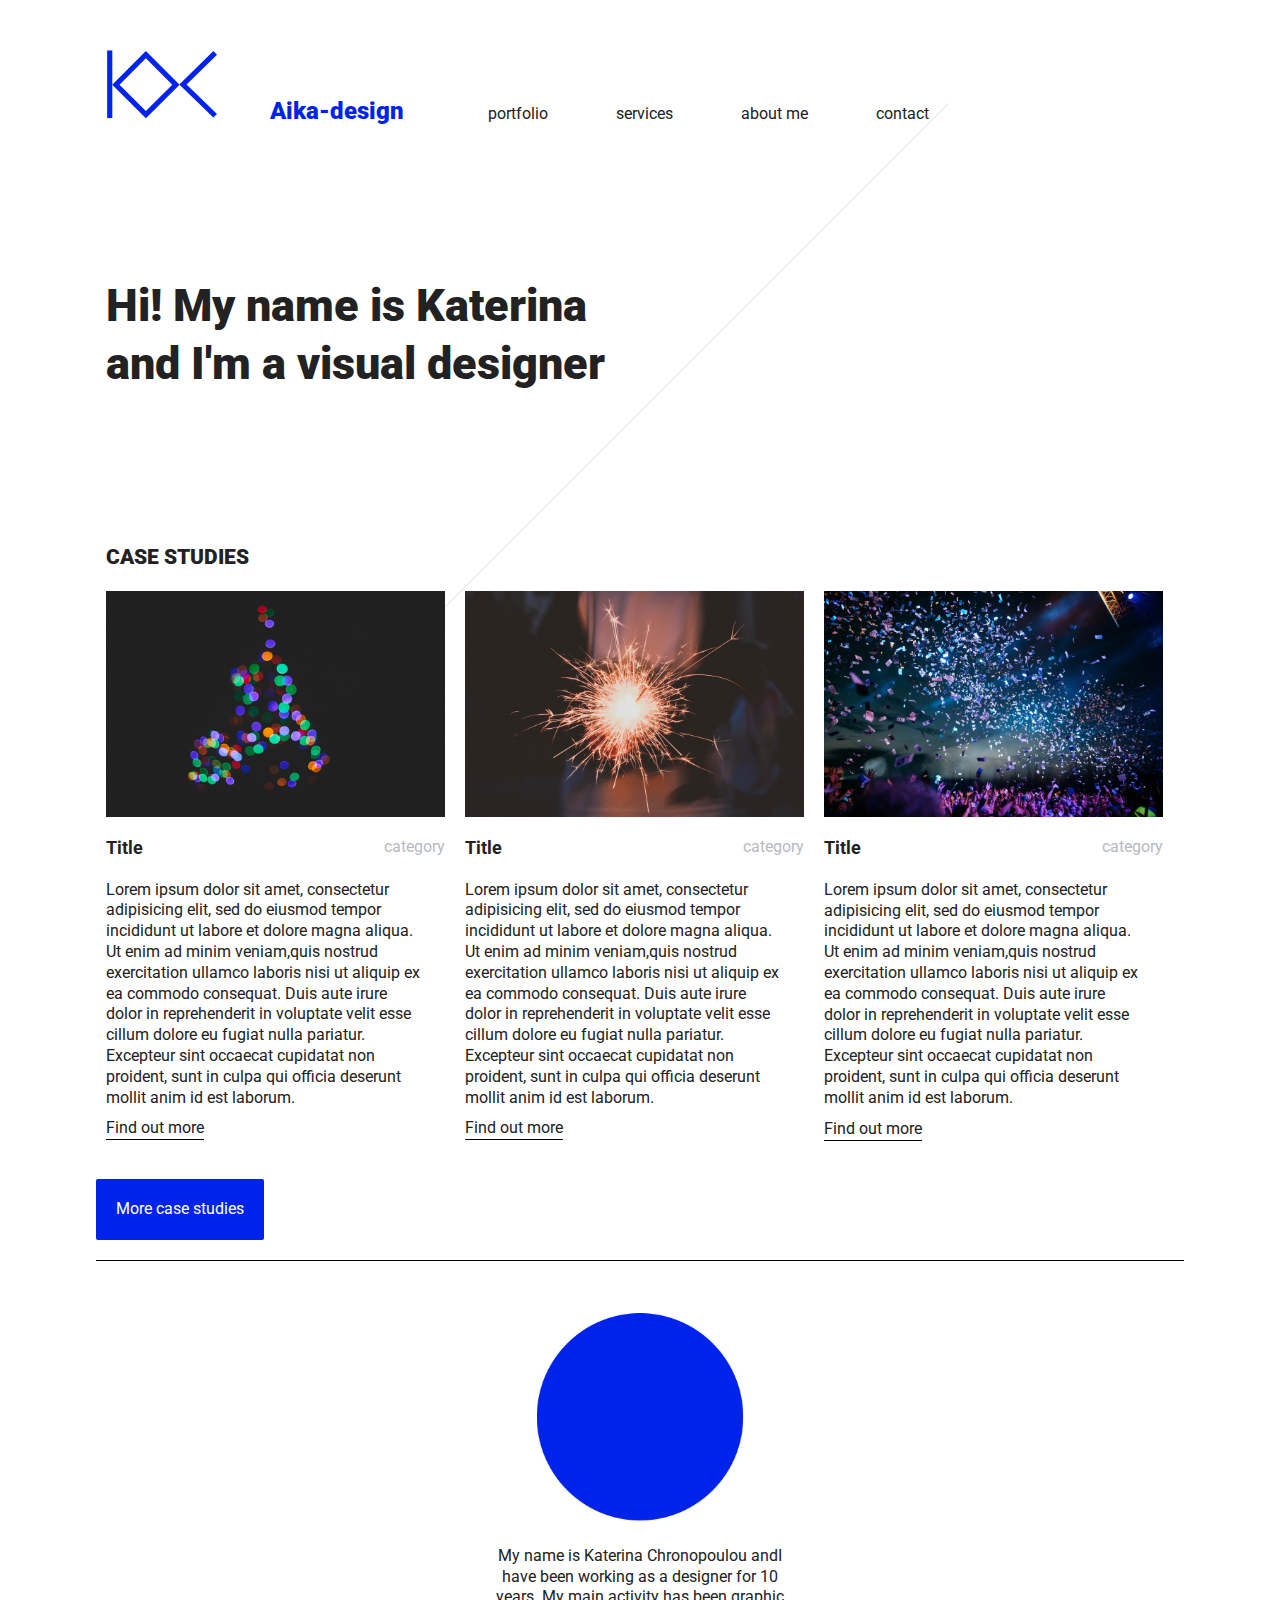
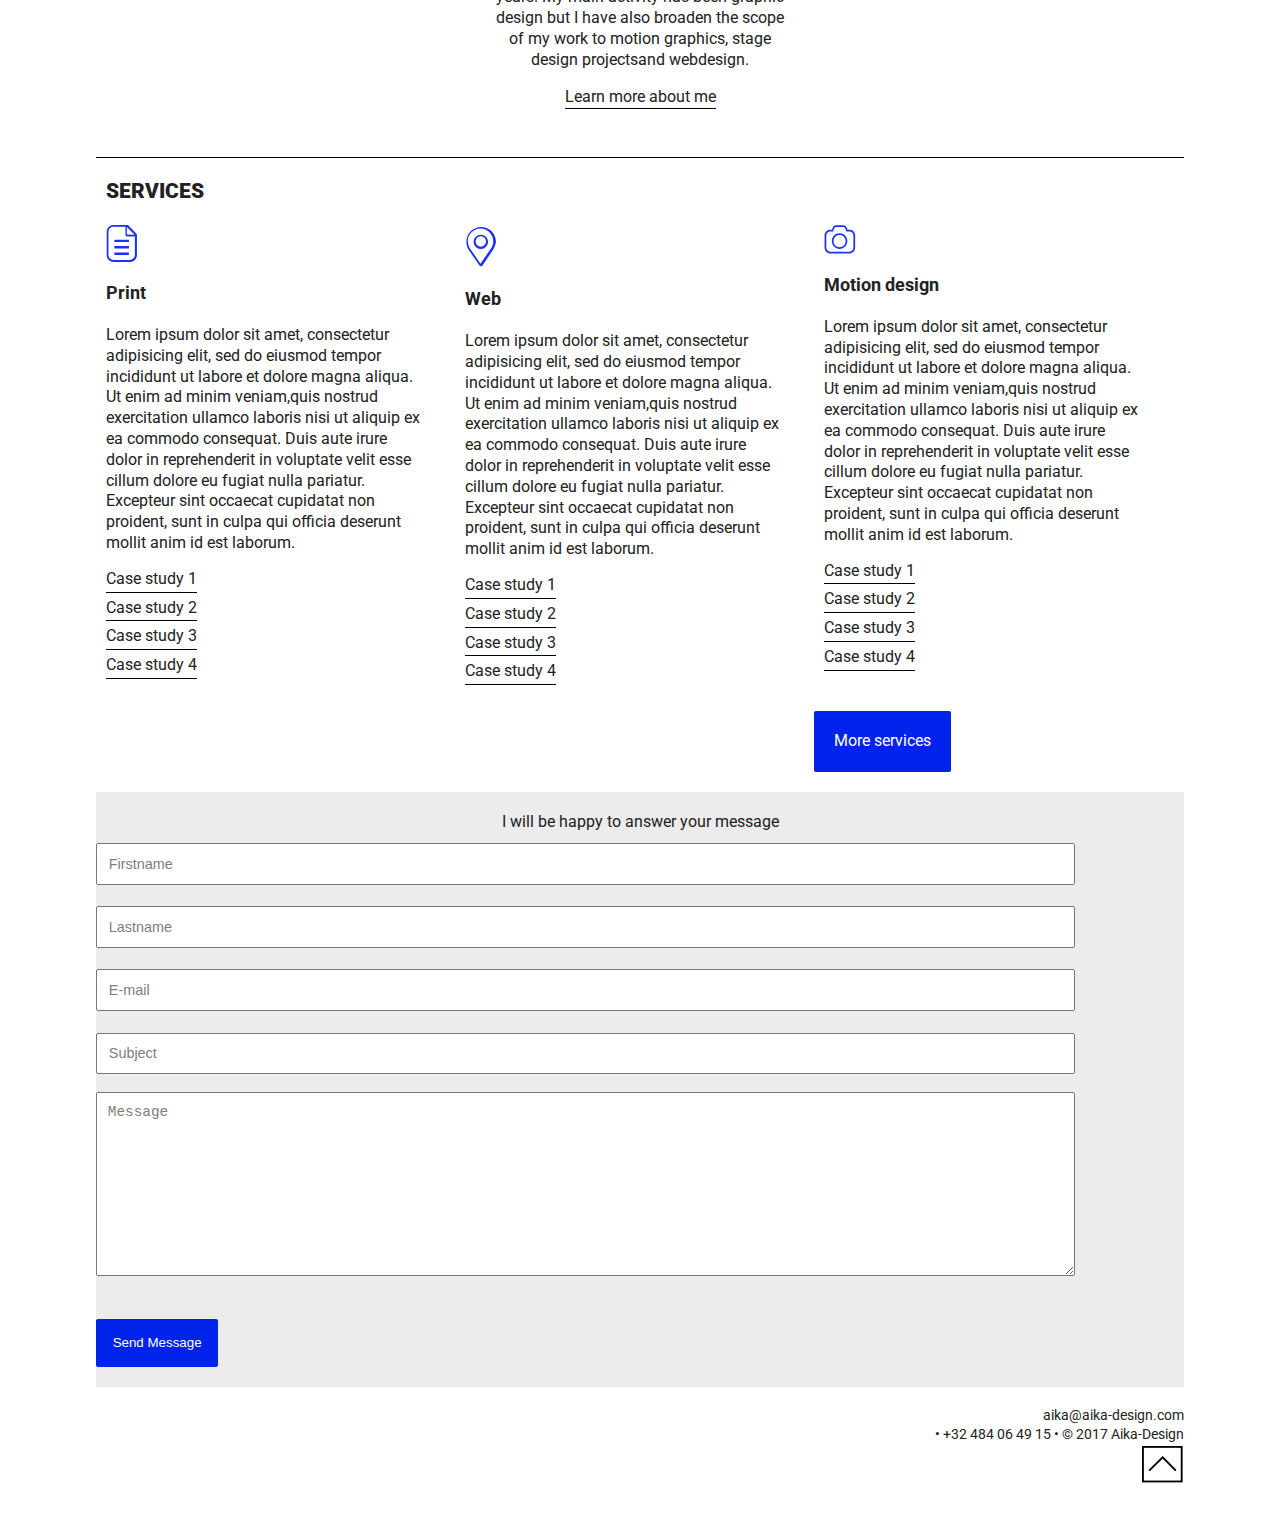
<file: unit_7/index.html>
<!DOCTYPE html>
<html>
<head>
	<title>aika-design</title>
	<link rel="stylesheet" type="text/css" href="css/style.css">
</head>
<body>
	<header>
		<a href="#"><img src="images/00_logo_aika.svg" alt="logo of aika-design" title="aika-design"></a>
		<nav>
			<a class="navlinks" id="Aika-design" href="index.html">Aika-design</a>
			<a class="navlinks" href="portfolio.html">portfolio</a>
			<a class="navlinks" href="services.html">services</a>
			<a class="navlinks" href="about.html">about me</a>
			<a class="navlinks" href="contact.html">contact</a>
		</nav>
	</header>
	<main>	
		<h1>Hi! My name is Katerina<br>and I'm a visual designer</h1>
		<section id="casestudies">
			<h2>Case studies</h2>
			<article class="column" id="column1casestudies">
				<a href="#"><img src="images/clem-onojeghuo-172144.jpg" alt="picture of Brussels touristic guide" title="Bruxelles vue par les peintres"></a>
				<h3>Title</h3>
				<h4><a href="#">category</a></h4>
				<p>Lorem ipsum dolor sit amet, consectetur adipisicing elit, sed do eiusmod
				tempor incididunt ut labore et dolore magna aliqua. Ut enim ad minim veniam,quis nostrud exercitation ullamco laboris nisi ut aliquip ex ea commodo consequat. Duis aute irure dolor in reprehenderit in voluptate velit esse cillum dolore eu fugiat nulla pariatur. Excepteur sint occaecat cupidatat non proident, sunt in culpa qui officia deserunt mollit anim id est laborum.</p>
				<a class="more" href="#">Find out more</a>
			</article>
			<article class="column" id="column2casestudies">
				<a href="#"><img src="images/karina-carvalho-92689.jpg" alt="EASA video picture " title="motion design EASA"></a>
				<h3>Title</h3>
				<h4><a href="#">category</a></h4>
				<p>Lorem ipsum dolor sit amet, consectetur adipisicing elit, sed do eiusmod
				tempor incididunt ut labore et dolore magna aliqua. Ut enim ad minim veniam,quis nostrud exercitation ullamco laboris nisi ut aliquip ex ea commodo consequat. Duis aute irure dolor in reprehenderit in voluptate velit esse cillum dolore eu fugiat nulla pariatur. Excepteur sint occaecat cupidatat non proident, sunt in culpa qui officia deserunt mollit anim id est laborum.</p>
				<a class="more" href="#">Find out more</a>
			</article>
			<article class="column" id="column3casestudies">
				<a href="#"><img src="images/pablo-heimplatz-243307.jpg" alt="TAIEX video picture" title="motion design TAIEX"></a>
				<h3>Title</h3>
				<h4><a href="#">category</a></h4>
				<p>Lorem ipsum dolor sit amet, consectetur adipisicing elit, sed do eiusmod
				tempor incididunt ut labore et dolore magna aliqua. Ut enim ad minim veniam,quis nostrud exercitation ullamco laboris nisi ut aliquip ex ea commodo consequat. Duis aute irure dolor in reprehenderit in voluptate velit esse cillum dolore eu fugiat nulla pariatur. Excepteur sint occaecat cupidatat non proident, sunt in culpa qui officia deserunt mollit anim id est laborum.</p>
				<a class="more" href="#">Find out more</a>
			</article>
			<a href="#" class="cta">More case studies</a>
		</section>


		<section id="about">
			<img src="images/portrait.jpg" alt="portrait of Katerina" title="Katerina Chronopoulou visual designer">
			<p>My name is Katerina Chronopoulou andI have been working as a designer for 10 years. My main activity has been graphic design but I have also broaden the scope of my work to motion graphics, stage design projectsand webdesign.</p>
			<a class="moreabout" href="#">Learn more about me</a>
		</section>

		<section id="services">
			<h2>Services</h2>
			<article class="column" id="column1services">
				<img src="images/icon1.svg" alt="print icon" title="print">
				<h3>Print</h3>
				<p>Lorem ipsum dolor sit amet, consectetur adipisicing elit, sed do eiusmod
				tempor incididunt ut labore et dolore magna aliqua. Ut enim ad minim veniam,quis nostrud exercitation ullamco laboris nisi ut aliquip ex ea commodo consequat. Duis aute irure dolor in reprehenderit in voluptate velit esse cillum dolore eu fugiat nulla pariatur. Excepteur sint occaecat cupidatat non proident, sunt in culpa qui officia deserunt mollit anim id est laborum.</p>
				<a href="#" class="case">Case study 1</a><br>
				<a href="#" class="case">Case study 2</a><br>
				<a href="#" class="case">Case study 3</a><br>
				<a href="#" class="case">Case study 4</a>
			</article>
				<article class="column" id="column2services">
				<img src="images/icon2.svg" alt="web icon" title="web">
				<h3>Web</h3>
				<p>Lorem ipsum dolor sit amet, consectetur adipisicing elit, sed do eiusmod
				tempor incididunt ut labore et dolore magna aliqua. Ut enim ad minim veniam,quis nostrud exercitation ullamco laboris nisi ut aliquip ex ea commodo consequat. Duis aute irure dolor in reprehenderit in voluptate velit esse cillum dolore eu fugiat nulla pariatur. Excepteur sint occaecat cupidatat non proident, sunt in culpa qui officia deserunt mollit anim id est laborum.</p>
				<a href="#" class="case">Case study 1</a><br>
				<a href="#" class="case">Case study 2</a><br>
				<a href="#" class="case">Case study 3</a><br>
				<a href="#" class="case">Case study 4</a>
			</article>
				<article class="column" id="column3services">
				<img src="images/icon3.svg" alt="motion icon" title="motion design">
				<h3>Motion design</h3>
				<p>Lorem ipsum dolor sit amet, consectetur adipisicing elit, sed do eiusmod
				tempor incididunt ut labore et dolore magna aliqua. Ut enim ad minim veniam,quis nostrud exercitation ullamco laboris nisi ut aliquip ex ea commodo consequat. Duis aute irure dolor in reprehenderit in voluptate velit esse cillum dolore eu fugiat nulla pariatur. Excepteur sint occaecat cupidatat non proident, sunt in culpa qui officia deserunt mollit anim id est laborum.</p>
				<a href="#" class="case">Case study 1</a><br>
				<a href="#" class="case">Case study 2</a><br>
				<a href="#" class="case">Case study 3</a><br>
				<a href="#" class="case">Case study 4</a>
			</article>
			<a href="#" class="cta">More services</a>
		</section>

		<form id="contact">
			<p>I will be happy to answer your message</p>
			<input type="text" name="firstname" value="Firstname"><br>
			<input type="text" name="lastname" value="Lastname"><br>
			<input type="text" name="Email" value="E-mail"><br>
			<input type="text" name="subject" value="Subject"><br>
			<textarea name="message" rows="10" cols="30">Message</textarea>
			<input type="submit" class="cta" value="Send Message">
		</form>	
	</main>
	<footer id="footer">
		<a href="mailto:aika@aika-design.com">aika@aika-design.com</a>
		<p>&bull; +32 484 06 49 15 &bull; &copy; 2017 Aika-Design</p> 
		<a href="#" class="top"><img src="images/arrow.svg" alt="go to top" title="go to top"></a>
	</footer>
</body>
</html>
</file>
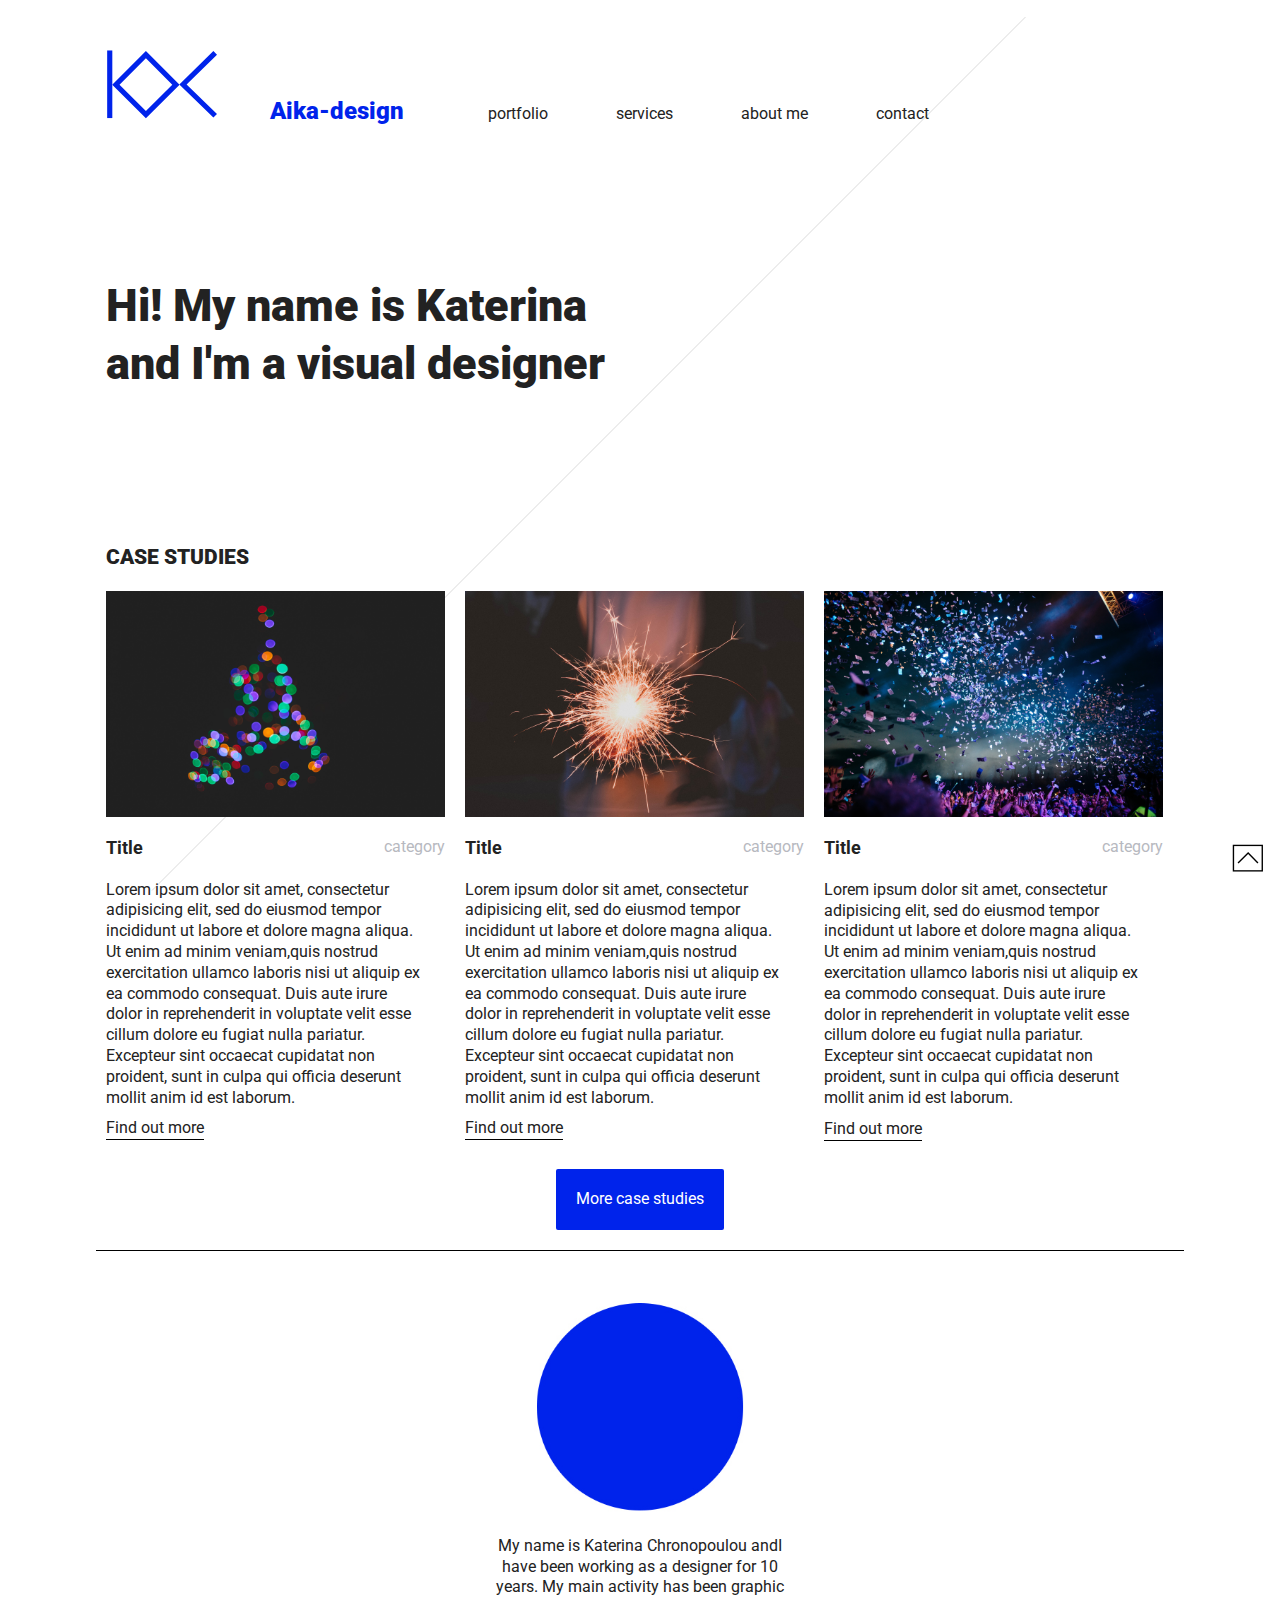
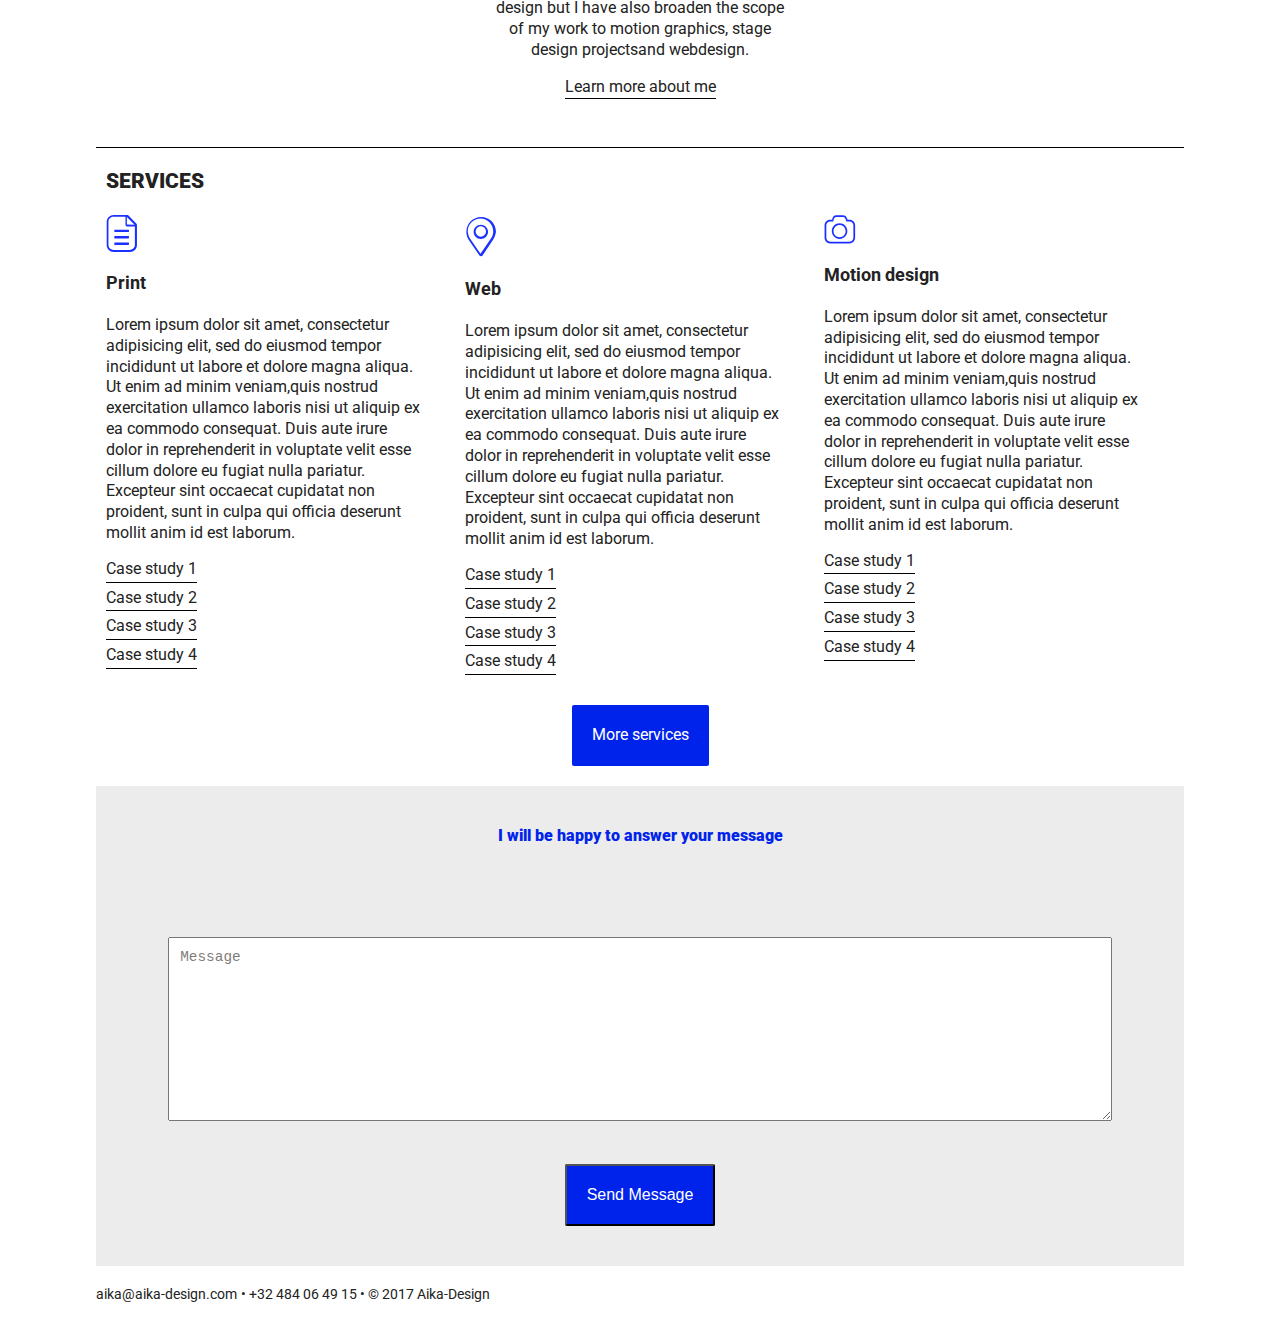
<file: unit_8/index.html>
<!DOCTYPE html>
<html>
<head>
	<meta name"viewport" content="width=device-width, initial-scale=1">
	<title>aika-design</title>
	<link rel="stylesheet" type="text/css" href="css/style.css">
	<!--[if lt IE 9]>
            <script src="bower_components/html5shiv/dist/html5shiv.js"></script>
        <![endif]-->
</head>
<body>
<div id="wrapper">	
	<header>


		<a href="#"><img src="images/00_logo_aika.svg" alt="logo of aika-design" title="aika-design"></a>
		<nav>
			<a class="navlinks" id="Aika-design" href="index.html">Aika-design</a>
			<input type="checkbox" id="toggle">
        	<label for="toggle">MENU</label>
			<a class="navlinks" href="portfolio.html">portfolio</a>
			<a class="navlinks" href="services.html">services</a>
			<a class="navlinks" href="about.html">about me</a>
			<a class="navlinks" href="contact.html">contact</a>
		</nav>
	</header>

	<main>	
		<h1>Hi! My name is Katerina<br>and I'm a visual designer</h1>
		<section id="casestudies">
			<h2>Case studies</h2>
			<article class="column" id="column1casestudies">
				<a href="#"><img src="images/clem-onojeghuo-172144.jpg" alt="picture of Brussels touristic guide" title="Bruxelles vue par les peintres"></a>
				<h3>Title</h3>
				<h4><a href="#">category</a></h4>
				<p>Lorem ipsum dolor sit amet, consectetur adipisicing elit, sed do eiusmod
				tempor incididunt ut labore et dolore magna aliqua. Ut enim ad minim veniam,quis nostrud exercitation ullamco laboris nisi ut aliquip ex ea commodo consequat. Duis aute irure dolor in reprehenderit in voluptate velit esse cillum dolore eu fugiat nulla pariatur. Excepteur sint occaecat cupidatat non proident, sunt in culpa qui officia deserunt mollit anim id est laborum.</p>
				<a class="more" href="#">Find out more</a>
			</article>
			<article class="column" id="column2casestudies">
				<a href="#"><img src="images/karina-carvalho-92689.jpg" alt="EASA video picture " title="motion design EASA"></a>
				<h3>Title</h3>
				<h4><a href="#">category</a></h4>
				<p>Lorem ipsum dolor sit amet, consectetur adipisicing elit, sed do eiusmod
				tempor incididunt ut labore et dolore magna aliqua. Ut enim ad minim veniam,quis nostrud exercitation ullamco laboris nisi ut aliquip ex ea commodo consequat. Duis aute irure dolor in reprehenderit in voluptate velit esse cillum dolore eu fugiat nulla pariatur. Excepteur sint occaecat cupidatat non proident, sunt in culpa qui officia deserunt mollit anim id est laborum.</p>
				<a class="more" href="#">Find out more</a>
			</article>
			<article class="column" id="column3casestudies">
				<a href="#"><img src="images/pablo-heimplatz-243307.jpg" alt="TAIEX video picture" title="motion design TAIEX"></a>
				<h3>Title</h3>
				<h4><a href="#">category</a></h4>
				<p>Lorem ipsum dolor sit amet, consectetur adipisicing elit, sed do eiusmod
				tempor incididunt ut labore et dolore magna aliqua. Ut enim ad minim veniam,quis nostrud exercitation ullamco laboris nisi ut aliquip ex ea commodo consequat. Duis aute irure dolor in reprehenderit in voluptate velit esse cillum dolore eu fugiat nulla pariatur. Excepteur sint occaecat cupidatat non proident, sunt in culpa qui officia deserunt mollit anim id est laborum.</p>
				<a class="more" href="#">Find out more</a>
			</article>
			<a href="#" class="cta">More case studies</a>
		</section>

		<section id="about">
			<img src="images/portrait.jpg" alt="portrait of Katerina" title="Katerina Chronopoulou visual designer">
			<p>My name is Katerina Chronopoulou andI have been working as a designer for 10 years. My main activity has been graphic design but I have also broaden the scope of my work to motion graphics, stage design projectsand webdesign.</p>
			<a class="moreabout" href="#">Learn more about me</a>
		</section>

		<section id="services">
			<h2>Services</h2>
			<article class="column" id="column1services">
				<img src="images/icon1.svg" alt="print icon" title="print">
				<h3>Print</h3>
				<p>Lorem ipsum dolor sit amet, consectetur adipisicing elit, sed do eiusmod
				tempor incididunt ut labore et dolore magna aliqua. Ut enim ad minim veniam,quis nostrud exercitation ullamco laboris nisi ut aliquip ex ea commodo consequat. Duis aute irure dolor in reprehenderit in voluptate velit esse cillum dolore eu fugiat nulla pariatur. Excepteur sint occaecat cupidatat non proident, sunt in culpa qui officia deserunt mollit anim id est laborum.</p>
				<a href="#" class="case">Case study 1</a><br>
				<a href="#" class="case">Case study 2</a><br>
				<a href="#" class="case">Case study 3</a><br>
				<a href="#" class="case">Case study 4</a>
			</article>
				<article class="column" id="column2services">
				<img src="images/icon2.svg" alt="web icon" title="web">
				<h3>Web</h3>
				<p>Lorem ipsum dolor sit amet, consectetur adipisicing elit, sed do eiusmod
				tempor incididunt ut labore et dolore magna aliqua. Ut enim ad minim veniam,quis nostrud exercitation ullamco laboris nisi ut aliquip ex ea commodo consequat. Duis aute irure dolor in reprehenderit in voluptate velit esse cillum dolore eu fugiat nulla pariatur. Excepteur sint occaecat cupidatat non proident, sunt in culpa qui officia deserunt mollit anim id est laborum.</p>
				<a href="#" class="case">Case study 1</a><br>
				<a href="#" class="case">Case study 2</a><br>
				<a href="#" class="case">Case study 3</a><br>
				<a href="#" class="case">Case study 4</a>
			</article>
				<article class="column" id="column3services">
				<img src="images/icon3.svg" alt="motion icon" title="motion design">
				<h3>Motion design</h3>
				<p>Lorem ipsum dolor sit amet, consectetur adipisicing elit, sed do eiusmod
				tempor incididunt ut labore et dolore magna aliqua. Ut enim ad minim veniam,quis nostrud exercitation ullamco laboris nisi ut aliquip ex ea commodo consequat. Duis aute irure dolor in reprehenderit in voluptate velit esse cillum dolore eu fugiat nulla pariatur. Excepteur sint occaecat cupidatat non proident, sunt in culpa qui officia deserunt mollit anim id est laborum.</p>
				<a href="#" class="case">Case study 1</a><br>
				<a href="#" class="case">Case study 2</a><br>
				<a href="#" class="case">Case study 3</a><br>
				<a href="#" class="case">Case study 4</a>
			</article>
			<a href="#" class="cta">More services</a>
		</section>
	
		<form id="contact">
			<p>I will be happy to answer your message</p>
			<input type="text" name="firstname" value="Firstname"><br>
			<input type="text" name="lastname" value="Lastname"><br>
			<input type="text" name="Email" value="E-mail"><br>
			<input type="text" name="subject" value="Subject"><br>
			<textarea name="message" rows="10" cols="30">Message</textarea>
			<input type="submit" class="ctasubmit" value="Send Message">
		</form>

</main>
	
	<footer id="footer">
		<a href="mailto:aika@aika-design.com">aika@aika-design.com</a>
		<p>&bull; +32 484 06 49 15 &bull; &copy; 2017 Aika-Design</p> 
	</footer>
		<a href="#" class="top"><img src="images/arrow.svg" alt="go to top" title="go to top"></a>


</div id="wrapper">	
</body>
</html>
</file>
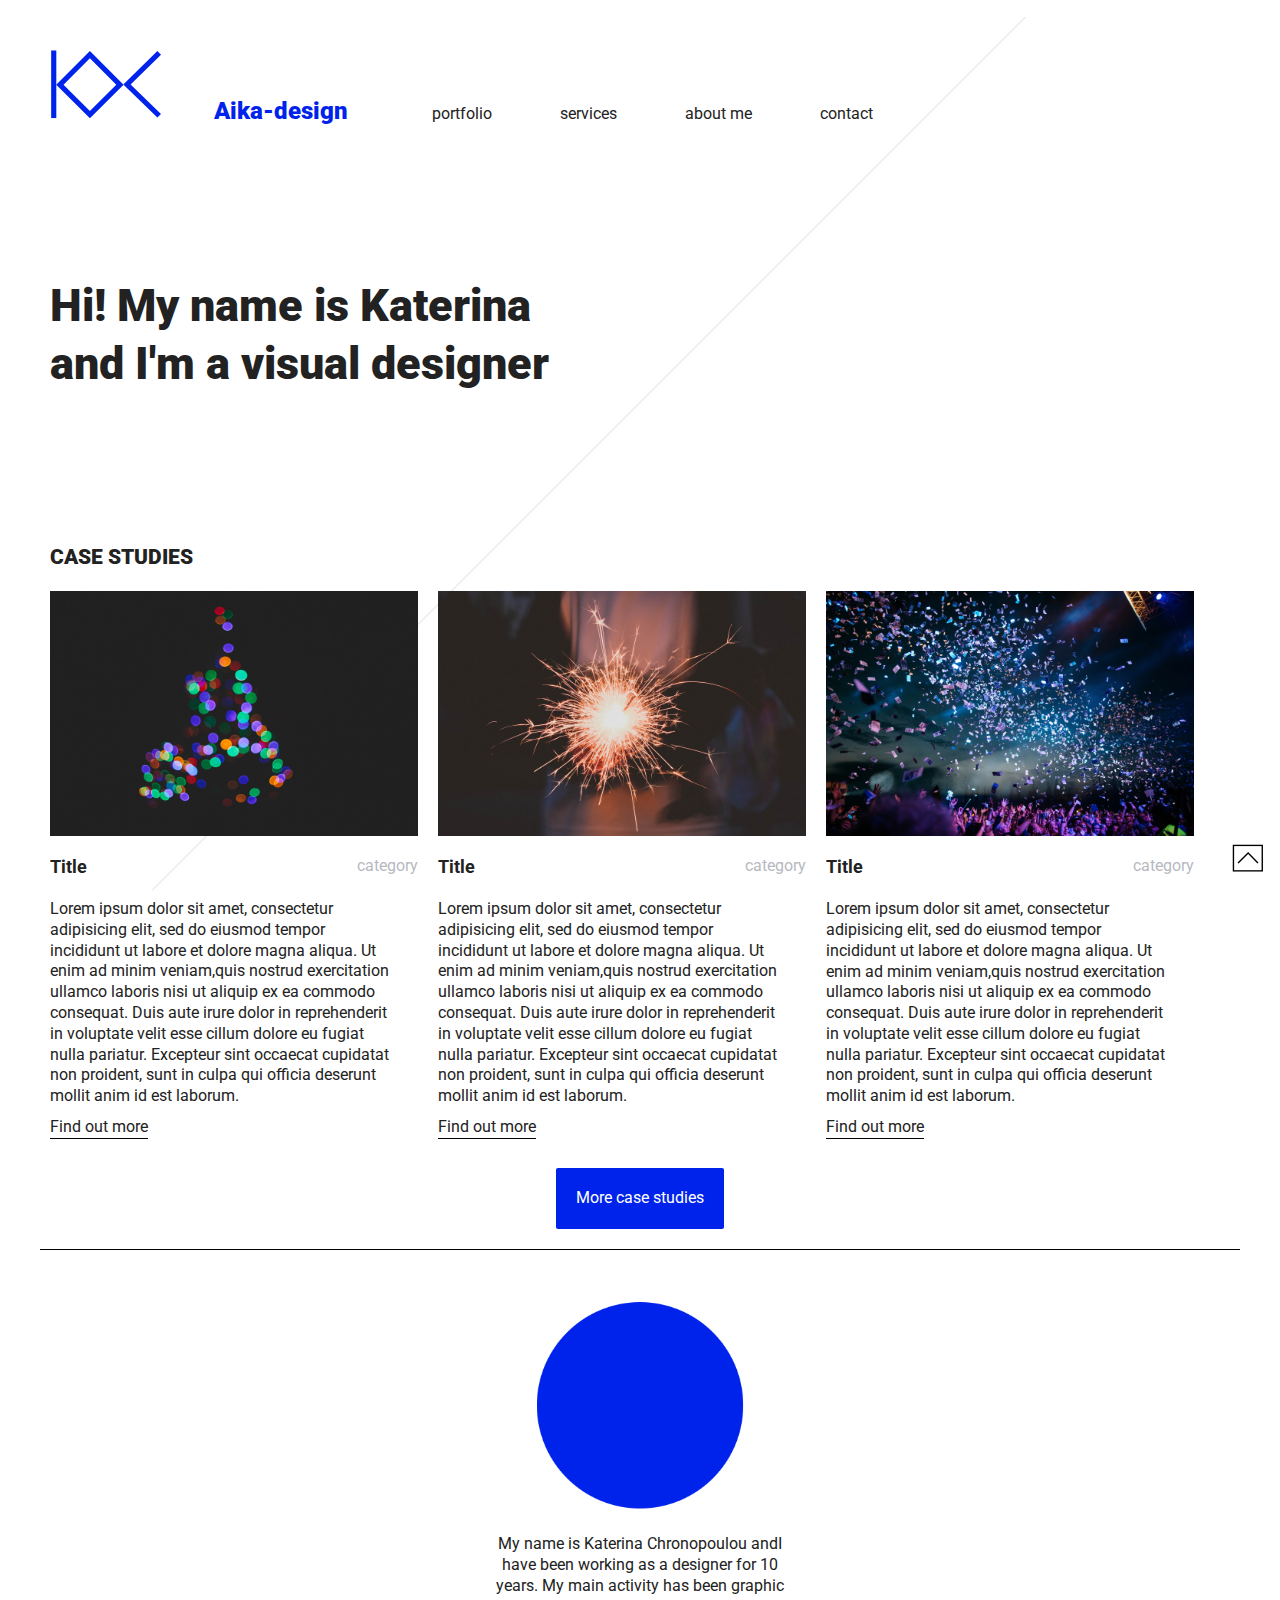
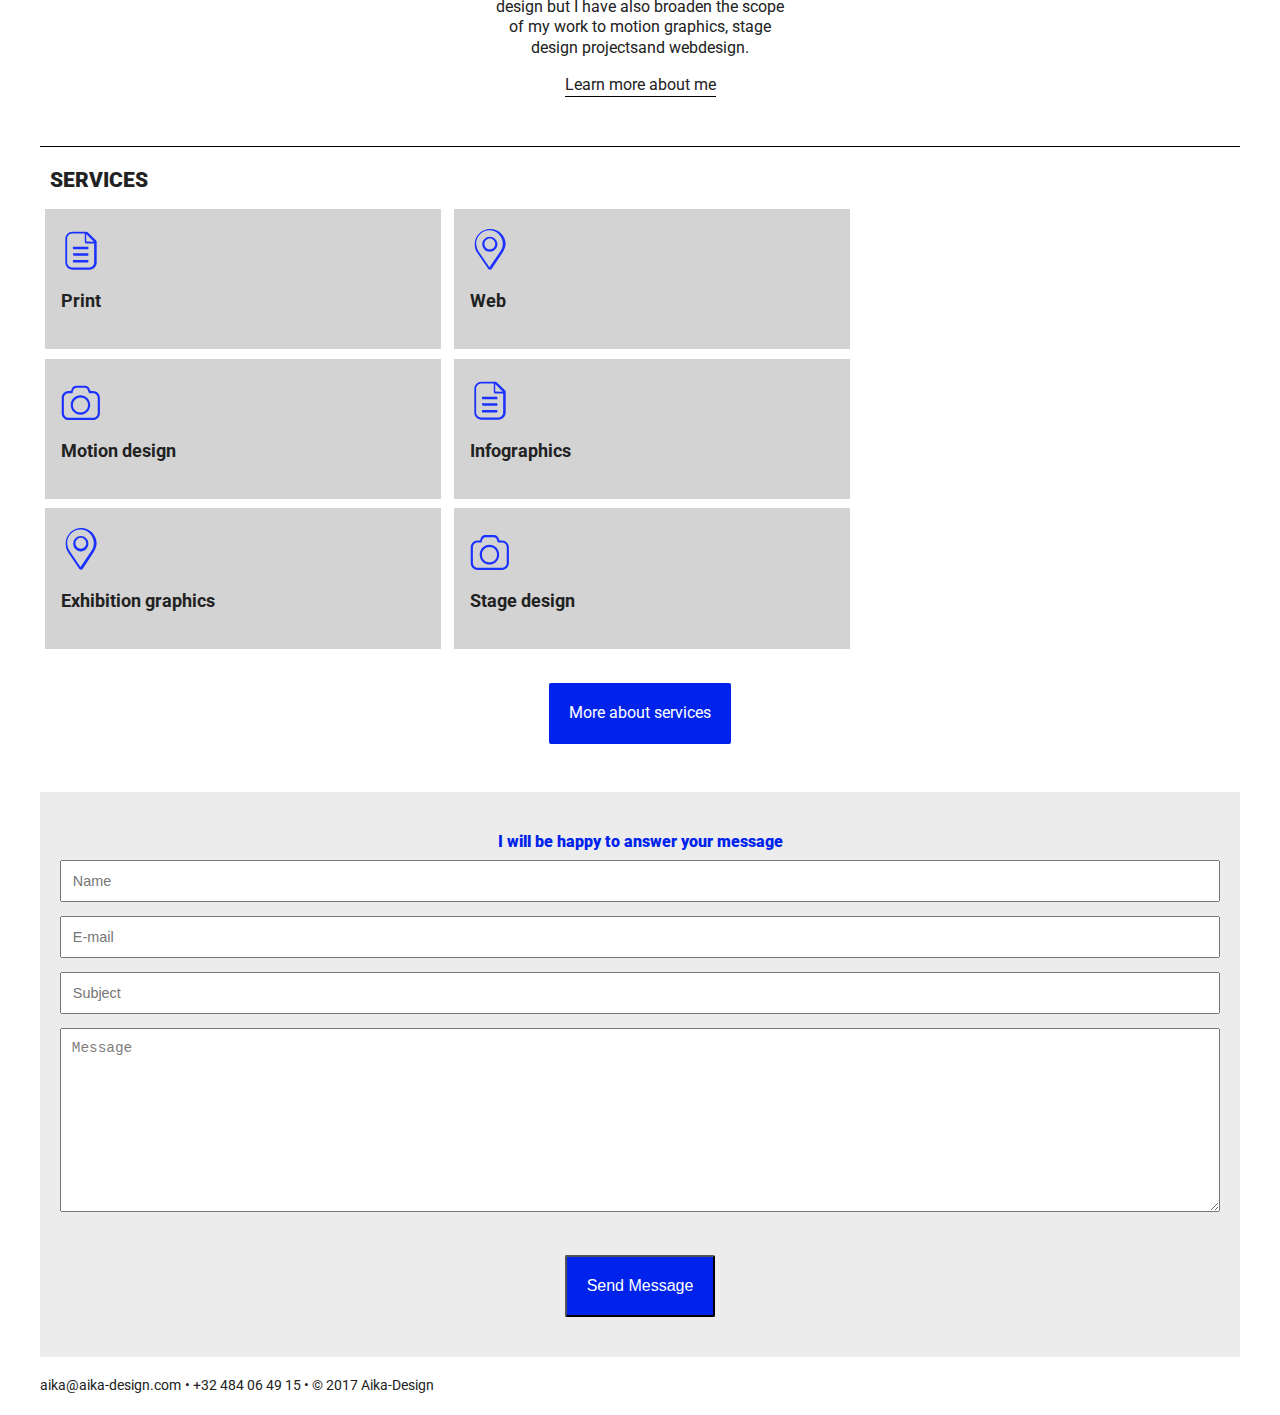
<file: unit_9/index.html>
<!DOCTYPE html>
<html>
<head>
	<meta name"viewport" content="width=device-width, initial-scale=1">
	<title>aika-design</title>
	<link rel="stylesheet" type="text/css" href="css/style.css">
	<!--[if lt IE 9]>
            <script src="bower_components/html5shiv/dist/html5shiv.js"></script>
        <![endif]-->
</head>
<body>
<div id="wrapper">	
	<header>


		<a href="#"><img src="images/00_logo_aika.svg" alt="logo of aika-design" title="aika-design"></a>
		<nav>
			<a class="navlinks" id="Aika-design" href="index.html">Aika-design</a>
			<input type="checkbox" id="toggle">
			<a class="navlinks" href="portfolio.html">portfolio</a>
			<a class="navlinks" href="services.html">services</a>
			<a class="navlinks" href="about.html">about me</a>
			<a class="navlinks" href="contact.html">contact</a>
		</nav>
	</header>

	<main>	
		<h1>Hi! My name is Katerina<br>and I'm a visual designer</h1>
		<section id="casestudies">
			<h2>Case studies</h2>
			<article class="column" id="column1casestudies">
				<a href="#"><img src="images/clem-onojeghuo-172144.jpg" alt="picture of Brussels touristic guide" title="Bruxelles vue par les peintres"></a>
				<h3>Title</h3>
				<h4><a href="#">category</a></h4>
				<p>Lorem ipsum dolor sit amet, consectetur adipisicing elit, sed do eiusmod
				tempor incididunt ut labore et dolore magna aliqua. Ut enim ad minim veniam,quis nostrud exercitation ullamco laboris nisi ut aliquip ex ea commodo consequat. Duis aute irure dolor in reprehenderit in voluptate velit esse cillum dolore eu fugiat nulla pariatur. Excepteur sint occaecat cupidatat non proident, sunt in culpa qui officia deserunt mollit anim id est laborum.</p>
				<a class="more" href="#">Find out more</a>
			</article>
			<article class="column" id="column2casestudies">
				<a href="#"><img src="images/karina-carvalho-92689.jpg" alt="EASA video picture " title="motion design EASA"></a>
				<h3>Title</h3>
				<h4><a href="#">category</a></h4>
				<p>Lorem ipsum dolor sit amet, consectetur adipisicing elit, sed do eiusmod
				tempor incididunt ut labore et dolore magna aliqua. Ut enim ad minim veniam,quis nostrud exercitation ullamco laboris nisi ut aliquip ex ea commodo consequat. Duis aute irure dolor in reprehenderit in voluptate velit esse cillum dolore eu fugiat nulla pariatur. Excepteur sint occaecat cupidatat non proident, sunt in culpa qui officia deserunt mollit anim id est laborum.</p>
				<a class="more" href="#">Find out more</a>
			</article>
			<article class="column" id="column3casestudies">
				<a href="#"><img src="images/pablo-heimplatz-243307.jpg" alt="TAIEX video picture" title="motion design TAIEX"></a>
				<h3>Title</h3>
				<h4><a href="#">category</a></h4>
				<p>Lorem ipsum dolor sit amet, consectetur adipisicing elit, sed do eiusmod
				tempor incididunt ut labore et dolore magna aliqua. Ut enim ad minim veniam,quis nostrud exercitation ullamco laboris nisi ut aliquip ex ea commodo consequat. Duis aute irure dolor in reprehenderit in voluptate velit esse cillum dolore eu fugiat nulla pariatur. Excepteur sint occaecat cupidatat non proident, sunt in culpa qui officia deserunt mollit anim id est laborum.</p>
				<a class="more" href="#">Find out more</a>
			</article>
			<a href="#" class="cta">More case studies</a>
		</section>

		<section id="about">
			<img src="images/portrait.jpg" alt="portrait of Katerina" title="Katerina Chronopoulou visual designer">
			<p>My name is Katerina Chronopoulou andI have been working as a designer for 10 years. My main activity has been graphic design but I have also broaden the scope of my work to motion graphics, stage design projectsand webdesign.</p>
			<a class="moreabout" href="#">Learn more about me</a>
		</section>

		<section id="services">
			<h2>Services</h2>
			<article class="columnservices" id="column1services">
				<img src="images/icon1.svg" alt="print icon" title="print">
				<h3>Print</h3>
			</article>
				<article class="columnservices" id="column2services">
				<img src="images/icon2.svg" alt="web icon" title="web">
				<h3>Web</h3>
			</article>
				<article class="columnservices" id="column3services">
				<img src="images/icon3.svg" alt="motion icon" title="motion design">
				<h3>Motion design</h3>
			</article>
				<article class="columnservices" id="column4services">
				<img src="images/icon1.svg" alt="print icon" title="print">
				<h3>Infographics</h3>
			</article>
				<article class="columnservices" id="column5services">
				<img src="images/icon2.svg" alt="web icon" title="web">
				<h3>Exhibition graphics</h3>
			</article>
				<article class="columnservices" id="column6services">
				<img src="images/icon3.svg" alt="motion icon" title="motion design">
				<h3>Stage design</h3>
			</article>
			<a href="#" class="cta">More about services</a>
		</section>
	
		<form id="contact">
			<p>I will be happy to answer your message</p>
			<input type="text" name="Name" placeholder="Name">
			<input type="text" name="Email" placeholder="E-mail">
			<input type="text" name="subject" placeholder="Subject">
			<textarea name="message" rows="10" cols="30">Message</textarea>
			<input type="submit" class="ctasubmit" value="Send Message">
		</form>

</main>
	
	<footer id="footer">
		<a href="mailto:aika@aika-design.com">aika@aika-design.com</a>
		<p>&bull; +32 484 06 49 15 &bull; &copy; 2017 Aika-Design</p> 
	</footer>
		<a href="#" class="top"><img src="images/arrow.svg" alt="go to top" title="go to top"></a>


</div id="wrapper">	
</body>
</html>
</file>
<file: unit_1/css/style.css>
body {
	background-color: lightgrey
}
h1, p {
	color: grey;
}
</file>
<file: unit_3/css/style.css>
* {
	padding: :0;
	margin: 0;
}

body {
	background-color: #FFFFFF
	text-align: left;
	font-family: Helvetica, Arial, sans-serif;
    font-size: 100%;
	color:#222222;
	line-height: 1.3;
	padding:30px;
}

h1, h2, h3, h4, h5 {
	color: #000000;
	font-family: Helvetica, Arial, sans-serif;
	font-weight: 900;
}
h1 {
    font-size: 2.5em;
}

h2 {
	margin-bottom: 20px;
	margin-top: 20px;
	text-transform: uppercase;
	font-size: 16px;
	font-size: 1.875em;
}

h3, h4 {
	font-size: 16px;
	margin-bottom: 20px;
}

h5 {
	color: #B7B9BF;
	font-weight: 400;
}
p {
	font-family: Helvetica, Arial, sans-serif;
	font-weight: normal;
	font-size: 0.875em;

}
a {
	color: inherit;
	text-decoration: none;
}

section id="contact" {
	background-color: #ECECEC
}
img {
	width:100%;
}
</file>
<file: unit_4/css/style.css>
* {
	padding: :0;
	margin: 0;
}
@import url(https://fonts.googleapis.com/css?family=Roboto);


body {
	background-color: #FFFFFF
	text-align: left;
	font-family: Roboto, Helvetica, sans-serif;
    font-size: 100%;
	color:#222222;
	line-height: 1.3;
	padding:30px;
}

h1, h2 {
	font-family: Roboto, Helvetica, sans-serif;
	font-weight: 900;
}
h1 {
    font-size: 2.5em;
}

h2 {
	margin-bottom: 20px;
	margin-top: 20px;
	text-transform: uppercase;
	font-size: 1.3em;
}

h3 {
	font-size: 1.1em;
	font-weight: 700;
	margin-top: 20px;
	margin-bottom: 20px;
}

h4 {
	font-size: 1em;
	color: #B7B9BF;
	font-weight: 400;
	margin-bottom: 20px;
	text-decoration: none;
}

p {
	font-family: Roboto, Helvetica, sans-serif;
	font-weight: 400;
	font-size: 0.875em;

}
a {
	margin-top: 20px;
	margin-bottom: 20px;
	color: inherit;
	text-decoration: none;
	font-size: 0.875em;

}

section id="contact" {
	background-color: #ECECEC
}
img {
	width:100%;
}
</file>
<file: unit_5/css/style.css>
@import url('https://fonts.googleapis.com/css?family=Roboto:400,900');
* {
	padding:0;
	margin: 0;
	box-sizing: border-box;
}
body {
	background:url('../images/stroke.svg');
	background-repeat: no-repeat;
	background-attachment: fixed;
	background-position: center center;
	font-family: 'Roboto', sans-serif;
    font-size: 16px;
	color:#222222;
	line-height: 1.3;
}

h1, h2 {
	font-weight: 900;
}
h1 {
    font-size: 2.5em;
}

h2 {
	margin-bottom: 20px;
	margin-top: 20px;
	text-transform: uppercase;
	font-size: 1.3em;
}

h3 {
	font-size: 1.1em;
	font-weight: 700;
	margin-top: 20px;
	margin-bottom: 20px;
	display: inline-block;
}

h4 {
	font-size: 1em;
	color: #B7B9BF;
	font-weight: 400;
	margin-bottom: 20px;
	text-decoration: none;
	display: inline-block;
}
h4 a {
	color: #B7B9BF;
}

a {
	text-decoration: none;
	margin-top: 20px;
	margin-bottom: 20px;
	color: inherit;
	padding-bottom:2px;
}

header img {
    width: 25%;
}
nav {
	display: inline-block;
}

.navlinks {
	padding: 0 32px;
	border-bottom: 0;
} 

hr {
	border:none;
	height:1px;
	color:#3C3C3C;
	margin:1em:auto;
}
span {
	font-weight: 900;
	color: #1A31FF;
}

#contact {
	background-color: #ECECEC
}

#about {width: 25em;margin: auto;}

#about p {margin: 1em 0;}


img {
}

.more { 
	border-bottom: 1px solid #000;
}
.case { 
	border-bottom: 1px solid #000;
}


.cta {
	padding:20px;
	margin: 20px 0 0;
	border:none;
	color: white;
	background-color: #1A31FF;
	text-align: center;
	display: inline-block;
	font-weight: 400;
}
#about img {
    width: 100%;
}

article img {
    display: block;
}

.contactbox {
	padding:10px;
	margin-top: 70px;
	margin-bottom: 40px;
	border: solid #E3E2DD 1px;
	color: #1A31FF;
	background-color: #FCFBF6;
	font-weight: 400;
}
</file>
<file: unit_7/css/style.css>
@import url('https://fonts.googleapis.com/css?family=Roboto:400,900');
* {
	padding:0;
	margin: 0;
	box-sizing: border-box;
}
body {

	width: 85%;
	margin-left: auto;
	margin-right: auto;
	margin-top: 0;
	margin-bottom: 3em;
	background:url('../images/stroke.svg');
	background-repeat: no-repeat;
	background-attachment: fixed;
	background-position: center center;
	font-family: 'Roboto', sans-serif;
    font-size: 16px;
	color:#222222;
	line-height: 1.3;
}

h1, h2 {
	font-weight: 900;
}
h1 {
    font-size: 2.8em;
    margin-top: 150px;
    margin-bottom: 150px;
    margin-left: 10px;
}

h2 {
	margin-top: 20px;
	margin-left: 10px;
	margin-bottom: 10px;
	text-transform: uppercase;
	font-size: 1.3em;
}

h3 {
	font-size: 1.1em;
	font-weight: 700;
	margin-top: 20px;
	margin-bottom: 20px;
	display: inline-block;
	float: left;
}

h4 {
	font-size: 1em;
	color: #B7B9BF;
	font-weight: 400;
	margin-top: 20px;
	margin-bottom: 20px;	
	text-decoration: none;
	display: inline-block;
	float: right;
}
h4 a {
	color: #B7B9BF;
	text-align: right;

}

a {
	text-decoration: none;
	margin-top: 20px;
	margin-bottom: 20px;
	color: inherit;
	padding-bottom:.125em;
}
a:hover {
	color: #0023eb;
}
header img {
    width: 7em;
	margin-left: 10px;

}
header {
	margin-top:50px;
}

nav {
	display: inline-block;
	margin-left: 0px;
}

.navlinks {
	padding: 0 2em;
	border-bottom: 0;
} 

#Aika-design {
	font-weight: 900;
	color: #0023eb;
	font-size: 1.5em;
}

span {
	font-weight: 900;
	color: #1A31FF;
}
#casestudies {
	border-bottom: 1px solid #000;
}
#casestudies p {
	padding: 0 1.25em .625em 0;
	clear: both;
}

#contact {
	background-color: #ECECEC;
}
#contact p {
	text-align: center;
	padding-top: 1.25em;
}

#about {
	width: 19em;
	margin: auto;
	padding-top: 3.125em;
	padding-bottom: 3.125em;
	text-align: center;

}

#about p {
	margin: 1em 0;
}
#about img {
    width: 70%;
    border-radius: 35%;
}

.moreabout {
	text-align: center;
	border-bottom: 1px solid #000;
}
.moreabout:hover {
		border-bottom: 1px solid;
}

#services p {
	padding: 0 1.25em .625em 0;
}

.column {
	float: left;
	width: 33%;
	padding: .625em;
	margin: 0;
}
.more { 
	border-bottom: 1px solid #000;
	padding-top: 1.875em;
}
.more:hover {
	border-bottom: 1px solid;

}

.cta {
	padding:1.25em;
	margin-top: 30px;
	margin-bottom: 20px;
	border: none;
	color: white;
	background-color: #0023eb;
	text-align: center;
	display: inline-block;
	font-weight: 400;
	border-radius: 2px;
	clear: both;
}
.cta:hover {
	color:#C7C7C7;
}

.case { 
	border-bottom: 1px solid #000;
	padding-top: .3125em;
	margin-top: 0px;
	margin-bottom:0px;
	display: inline-block;
}
.case:hover {
	border-bottom: 1px solid;
}


#services {
	margin-left: 0px;
	margin-right: 0px;
	border-top: 1px solid #000;
}
#services img {
	width: 2em;
	margin: 0;
}
#services p {
	clear:both;
}
article img {
    display: block;
    width: 100%
}
#footer {
	margin-top: 20px;
	font-size:.9em;
	display: block;
	text-align: right;
	vertical-align: center;

}

#footer img {
	width: 3em;
	margin-left: 30px;
}

input[type=text] {
	width: 90%;
	padding: .75em .75em;
	margin: .75em 0;
	box-sizing: border-box;
	font-size: 0.9em;
	color:#7F7D7B;
}
textarea {
	width: 90%;
	padding: .75em .75em;
	margin: .5em 0;
	box-sizing: border-box;
	font-size: 0.9em;
	color:#7F7D7B;
}

.clearfix:after {
  visibility: hidden;
  display: block;
  font-size: 0;
  content: " ";
  clear: both;
  height: 0;
}
@media only screen and (max-width: 1020px){
	footer {
		text-align: center;
		margin: auto;
	}
	footer img {
		display: block;
		margin: auto;
	}
	.navlinks {
	padding: 0 1em;
	display:inline-block;

}
</file>
<file: unit_8/css/style.css>
@import url('https://fonts.googleapis.com/css?family=Roboto:400,900');
* {
	padding:0;
	margin: 0;
	box-sizing: border-box;
}
body {
	background:url('../images/stroke.svg');
	background-repeat: no-repeat;
	background-attachment: fixed;
	background-position: top center;
	background-size: cover;
	font-family: 'Roboto', sans-serif;
    font-size: 16px;
	color:#222222;
	line-height: 1.3;
}
#wrapper {
	width: 85%;
	margin: auto;
}

h1, h2 {
	font-weight: 900;
}
h1 {
    font-size: 2.8em;
    margin-top: 150px;
    margin-bottom: 150px;
    margin-left: 10px;
}

h2 {
	margin-top: 20px;
	margin-left: 10px;
	margin-bottom: 10px;
	text-transform: uppercase;
	font-size: 1.3em;
}

h3 {
	font-size: 1.1em;
	font-weight: 700;
	margin-top: 20px;
	margin-bottom: 20px;
	display: inline-block;
	float: left;
}

h4 {
	font-size: 1em;
	color: #B7B9BF;
	font-weight: 400;
	margin-top: 20px;
	margin-bottom: 20px;	
	text-decoration: none;
	display: inline-block;
	float: right;
}
h4 a {
	color: #B7B9BF;
	text-align: right;

}

a {
	text-decoration: none;
	margin-top: 20px;
	margin-bottom: 20px;
	color: inherit;
	padding-bottom:.125em;
}
a:hover {
	color: #0023eb;
}
header img {
    width: 7em;
	margin-left: 10px;

}
header {
	margin-top:50px;
}

nav {
	display: inline-block;
	margin-left: 0px;
}
input {
	display:none;
}
label {
	display:none;
}

.navlinks {
	padding: 0 2em;
	border-bottom: 0;
} 

#Aika-design {
	font-weight: 900;
	color: #0023eb;
	font-size: 1.5em;
}

span {
	font-weight: 900;
	color: #1A31FF;
}
#casestudies {
	border-bottom: 1px solid #000;
}
#casestudies p {
	padding: 0 1.25em .625em 0;
	clear: both;
}

#contact {
	background-color: #ECECEC;
	padding: 1.25em;
}
#contact p {
	text-align: center;
	padding-top: 1.25em;
}

#about {
	width: 19em;
	margin: auto;
	padding-top: 3.125em;
	padding-bottom: 3.125em;
	text-align: center;

}

#about p {
	margin: 1em 0;
}
#about img {
    width: 70%;
    border-radius: 35%;
}

.moreabout {
	text-align: center;
	border-bottom: 1px solid #000;
}
.moreabout:hover {
		border-bottom: 1px solid;
}

#services p {
	padding: 0 1.25em .625em 0;
}

.column {
	float: left;
	width: 33%;
	padding: .625em;
	margin: 0 0 20px 0;
}
.more { 
	border-bottom: 1px solid #000;
	padding-top: 1.875em;
}
.more:hover {
	border-bottom: 1px solid;

}

.cta {
	padding:1.25em;
	margin-left: auto;
	margin-right: auto;
	margin-top: 30px;
	margin-bottom: 20px;
	color: white;
	background-color: #0023eb;
	text-align: center;
	font-weight: 400;
	border-radius: 2px;
	clear: both;
	display: block;
	width: max-content;
}
.cta:hover {
	color:#C7C7C7;
}
.ctasubmit{
	padding:1.25em;
	margin-left: auto;
	margin-right: auto;
	margin-top: 30px;
	margin-bottom: 20px;
	color: white;
	font-size: 1em;
	background-color: #0023eb;
	text-align: center;
	font-weight: 400;
	border-radius: 2px;
	clear: both;
	display: block;
	width: max-content;
}
.ctasubmit:hover {
	color:#C7C7C7;
}

.case { 
	border-bottom: 1px solid #000;
	padding-top: .3125em;
	margin-top: 0px;
	margin-bottom:0px;
	display: inline-block;
}
.case:hover {
	border-bottom: 1px solid;
}


#services {
	margin-left: 0px;
	margin-right: 0px;
	border-top: 1px solid #000;
}
#services img {
	width: 2em;
	margin: 0;
}
#services p {
	clear:both;
}

article img {
    display: block;
    width: 100%
}
#contact {
	font-weight: 900;
	color: #0023eb;
	text-align: center;
}
footer p{
	margin: 20px 0;
	font-size:.9em;
	display: inline-block;
}
footer a{
	font-size:.9em;
}

.top {
	width: 2em;
	position: fixed;
	bottom: 0em;
	right: 1em;
}

input[type=text] {
	width: 90%;
	padding: .75em .75em;
	margin: .5em auto;
	box-sizing: border-box;
	font-size: 0.9em;
	color:#7F7D7B;
}
textarea {
	width: 90%;
	padding: .75em .75em;
	margin: .5em 0;
	box-sizing: border-box;
	font-size: 0.9em;
	color:#7F7D7B;
}
#nav-toggle {
	display:none;
}

.clearfix:after {
  visibility: hidden;
  display: block;
  font-size: 0;
  content: " ";
  clear: both;
  height: 0;
}
@media only screen and (max-width: 1250px){

	.navlinks {
	padding: 0 1em;
	display:inline-block;
}
	h1 {
    margin-top: 100px;
    margin-bottom: 100px;
}


@media only screen and (max-width: 1000px){
	h1 {
    margin-top: 90px;
    margin-bottom: 90px;
    font-size:2.5em;
}

	.column{
		width: 48%;
		clear:both;
	}

	#casestudies p{
		display: inline-block;
	}
	h3 {
		display:inline-block;
	}
	.column p {
		display: inline-block;
	}
}
@media only screen and (max-width: 800px){
	#Aika-design {
	padding-left:0.4em;
	clear: both;
	}
	.navlinks {
	padding: 1em 1em;
	border-bottom: 0;
	margin: 0;
} 

	h1{
	font-size: 2em;
	margin-top: 80px;
    margin-bottom: 80px;
	}
}	
@media only screen and (max-width: 750px){
	#wrapper {
	width: 95%;
	margin: auto;
}
	nav {
		display: block;
	}
	
	header {
	margin-top:20px;
}
	h1 {
	margin-top: 60px;
    margin-bottom: 60px;
    font-size: 2em;
	}

	.column{
		width: 100%;
	}
	#about {
	padding-top: 1em;
	padding-bottom: 2em;
}

	#contact input[type=submit] {
		margin-top: 0;
	}
	#contact p {
		padding-bottom: 0;
	}

}
@media only screen and (max-width: 580px){
	.navlinks {
		display: block;

	}
	#aika-design{
		display: inline-block;
	} 

	label {
	display:block;
	margin-left: 1em;
	padding: 1em 0em;
	}
	
	#toggle:checked + nav{
		display: block;
	}



}
</file>
<file: unit_9/css/style.css>
@import url('https://fonts.googleapis.com/css?family=Roboto:400,900');
* {
	padding:0;
	margin: 0;
	box-sizing: border-box;
}
body {
	background:url('../images/stroke.svg');
	background-repeat: no-repeat;
	background-attachment: fixed;
	background-position: top center;
	background-size: cover;
	font-family: 'Roboto', sans-serif;
    font-size: 16px;
	color:#222222;
	line-height: 1.3;
}
#wrapper {
	max-width: 1200px;
	margin: auto;
}

h1, h2 {
	font-weight: 900;
}
h1 {
    font-size: 2.8em;
    margin-top: 150px;
    margin-bottom: 150px;
    margin-left: 10px;
}

h2 {
	margin-top: 20px;
	margin-left: 10px;
	margin-bottom: 10px;
	text-transform: uppercase;
	font-size: 1.3em;
}

h3 {
	font-size: 1.1em;
	font-weight: 700;
	margin-top: 20px;
	margin-bottom: 20px;
	display: inline-block;
	float: left;
}

h4 {
	font-size: 1em;
	color: #B7B9BF;
	font-weight: 400;
	margin-top: 20px;
	margin-bottom: 20px;	
	text-decoration: none;
	display: inline-block;
	float: right;
}
h4 a {
	color: #B7B9BF;
	text-align: right;

}

a {
	text-decoration: none;
	margin-top: 20px;
	margin-bottom: 20px;
	color: inherit;
	padding-bottom:.125em;
}
a:hover {
	color: #0023eb;
}
header img {
    width: 7em;
	margin-left: 10px;

}
header {
	margin-top:50px;
}

nav {
	display: inline-block;
	margin-left: 0px;
}
input[type=checkbox]{
	display:none;
}
label {
	display:none;
}

.navlinks {
	padding: 0 2em;
	border-bottom: 0;
} 

#Aika-design {
	font-weight: 900;
	color: #0023eb;
	font-size: 1.5em;
}

span {
	font-weight: 900;
	color: #1A31FF;
}
#casestudies {
	border-bottom: 1px solid #000;
}
#casestudies p {
	padding: 0 1.25em .625em 0;
	clear: both;
}

#contact {
	background-color: #ECECEC;
	padding: 1.25em;
}
#contact p {
	text-align: center;
	padding-top: 1.25em;
}

#about {
	width: 19em;
	margin: auto;
	padding-top: 3.125em;
	padding-bottom: 3.125em;
	text-align: center;

}

#about p {
	margin: 1em 0;
}
#about img {
    width: 70%;
    border-radius: 35%;
}

.moreabout {
	text-align: center;
	border-bottom: 1px solid #000;
}
.moreabout:hover {
		border-bottom: 1px solid;
}


.column {
	float: left;
	width: 32.333%;
	padding: .625em;
	margin: 0 0 20px 0;
}
.more { 
	border-bottom: 1px solid #000;
	padding-top: 1.875em;
}
.more:hover {
	border-bottom: 1px solid;

}

.cta {
	padding:1.25em;
	margin-left: auto;
	margin-right: auto;
	margin-top: 30px;
	margin-bottom: 20px;
	color: white;
	background-color: #0023eb;
	text-align: center;
	font-weight: 400;
	border-radius: 2px;
	clear: both;
	display: block;
	width: max-content;
}
.cta:hover {
	color:#C7C7C7;
}
.ctasubmit{
	padding:1.25em;
	margin-left: auto;
	margin-right: auto;
	margin-top: 30px;
	margin-bottom: 20px;
	color: white;
	font-size: 1em;
	background-color: #0023eb;
	text-align: center;
	font-weight: 400;
	border-radius: 2px;
	clear: both;
	display: block;
	width: max-content;
}
.ctasubmit:hover {
	color:#C7C7C7;
}

.case { 
	border-bottom: 1px solid #000;
	padding-top: .3125em;
	margin-top: 0px;
	margin-bottom:0px;
	display: inline-block;
}
.case:hover {
	border-bottom: 1px solid;
}


#services {
	margin-left: 0px;
	margin-right: 0px;
	border-top: 1px solid #000;
}
#services img {
	width: 2.5em;
}
.columnservices {
	background-color: lightgrey;
	width:15.666%;
	display: inline-block;
	padding:1em 0 1em 1em;
	margin: .4%;
}
.columnservices h3 {
	float: none;
}

article img {
    display: block;
    width: 100%
}
#contact {
	font-weight: 900;
	color: #0023eb;
	text-align: center;
	margin-top:3em;
	display: block;
	width: 100%;
}
footer p{
	margin: 20px 0;
	font-size:.9em;
	display: inline-block;
}
footer a{
	font-size:.9em;
}

.top {
	width: 2em;
	position: fixed;
	bottom: 0em;
	right: 1em;
}

input[type=text] {
	padding: .75em .75em;
	margin: .5em auto;
	box-sizing: border-box;
	font-size: 0.9em;
	color:#7F7D7B;
	width: 100%;

}
textarea {
	padding: .75em .75em;
	margin: .5em 0;
	box-sizing: border-box;
	font-size: 0.9em;
	color:#7F7D7B;
	width: 100%;

}

.clearfix:after {
  visibility: hidden;
  display: block;
  font-size: 0;
  content: " ";
  clear: both;
  height: 0;
}

@media only screen and (max-width: 1468px){
	.columnservices {
	background-color: lightgrey;
	width:33%;
	display: inline-block;
	padding:1em;
	margin-top: .3em;
	}
}

@media only screen and (max-width: 1250px){

	.navlinks {
	padding: 0 1em;
	display:inline-block;
	}
	h1 {
    margin-top: 100px;
    margin-bottom: 100px;
	}
	.columnservices {
	background-color: lightgrey;
	display: inline-block;
	padding:1em;

	}
}


@media only screen and (max-width: 1000px){
	h1 {
    margin-top: 90px;
    margin-bottom: 90px;
    font-size:2.5em;
}
	.column{
		width: 100%;
		clear:both;
	}
	.column img {
		width: 48%;
		float: left;
		margin-right: 2em;
	}
	h3 {
		display:inline-block;
		margin: 0;
	}
	h4 {
		margin: 0;
	}

    #casestudies p { 
    clear:none;	
    margin: 2em 0 0em 1em;
    padding: 0 0em 1em 1em;
	}
	.columnservices h3{
	padding-top: 1em;
	}

}
@media only screen and (max-width: 944px){
	.column{
		width: 100%;
		clear:both;
	}
	.column img {
		width: 100%;
		float: left;
		margin: 0em;
	}
	h3 {
		display:block;
		margin: .2em 0 0 0;
	}
	h4 {
		margin: .2em 0 0 0;
	}

    #casestudies p { 
	display:block;  
	float:left;  
	margin: .5em 0 0em 0em;
    padding: 0em;
	}
	.columnservices{
	width:49.7%;
	}

	.more { 
	display:block;
	float:left;
	padding-top: 1em;
	margin: 0em 0 0 0;
	}

}


@media only screen and (max-width: 800px){
	#Aika-design {
	padding-left:0.4em;
	clear: both;
	}
	.navlinks {
	padding: 1em 1em;
	border-bottom: 0;
	margin: 0;
	} 

	h1{
	font-size: 2em;
	margin-top: 80px;
    margin-bottom: 80px;
	}

}	
@media only screen and (max-width: 750px){
	#wrapper {
	width: 95%;
	margin: auto;
	}
	nav {
		display: block;
	}
	
	header {
	margin-top:20px;
	}
	h1 {
	margin-top: 60px;
    margin-bottom: 60px;
    font-size: 2em;
	}

	.column{
		width: 100%;
	}
	.more { 
	display:block;
	float:left;
	padding-top: 1em;
	margin-top: 0em;
	}
	#about {
	padding-top: 1em;
	padding-bottom: 2em;
	}

	#contact input[type=submit] {
		margin-top: 0;
	}
	#contact p {
		padding-bottom: 0;
	}

}
@media only screen and (max-width: 787px){
	.columnservices{
	width:49.6%;
	}
@media only screen and (max-width: 594px){
	.navlinks {
		display: block;
	}
}
@media only screen and (max-width: 580px){

	#aika-design{
		display: inline-block;
	} 
	.columnservices {
	background-color: lightgrey;
	width:100%;
	display: inline-block;
	padding:.3em 0 .5em 1em;
	}
	.columnservices h3{
	padding-top: .3em;
	}
	.more { 
	display:block;
	float:left;
	padding-top: 1em;
	margin-top: 0em;
	}
	#services img {
	width: 2em;
	}
	footer p{
	margin: .3em 0;
	font-size:.9em;
	display: block;
	}
	footer a{
	margin: .5em 0 0 0;
	display: block;
	}
	nav {
		display:inline-block;
		position: fixed;
		bottom: 0em;
		width: 100%;
		background-color:lightgrey;
		margin:0;
		padding:0;
	}

}
</file>
